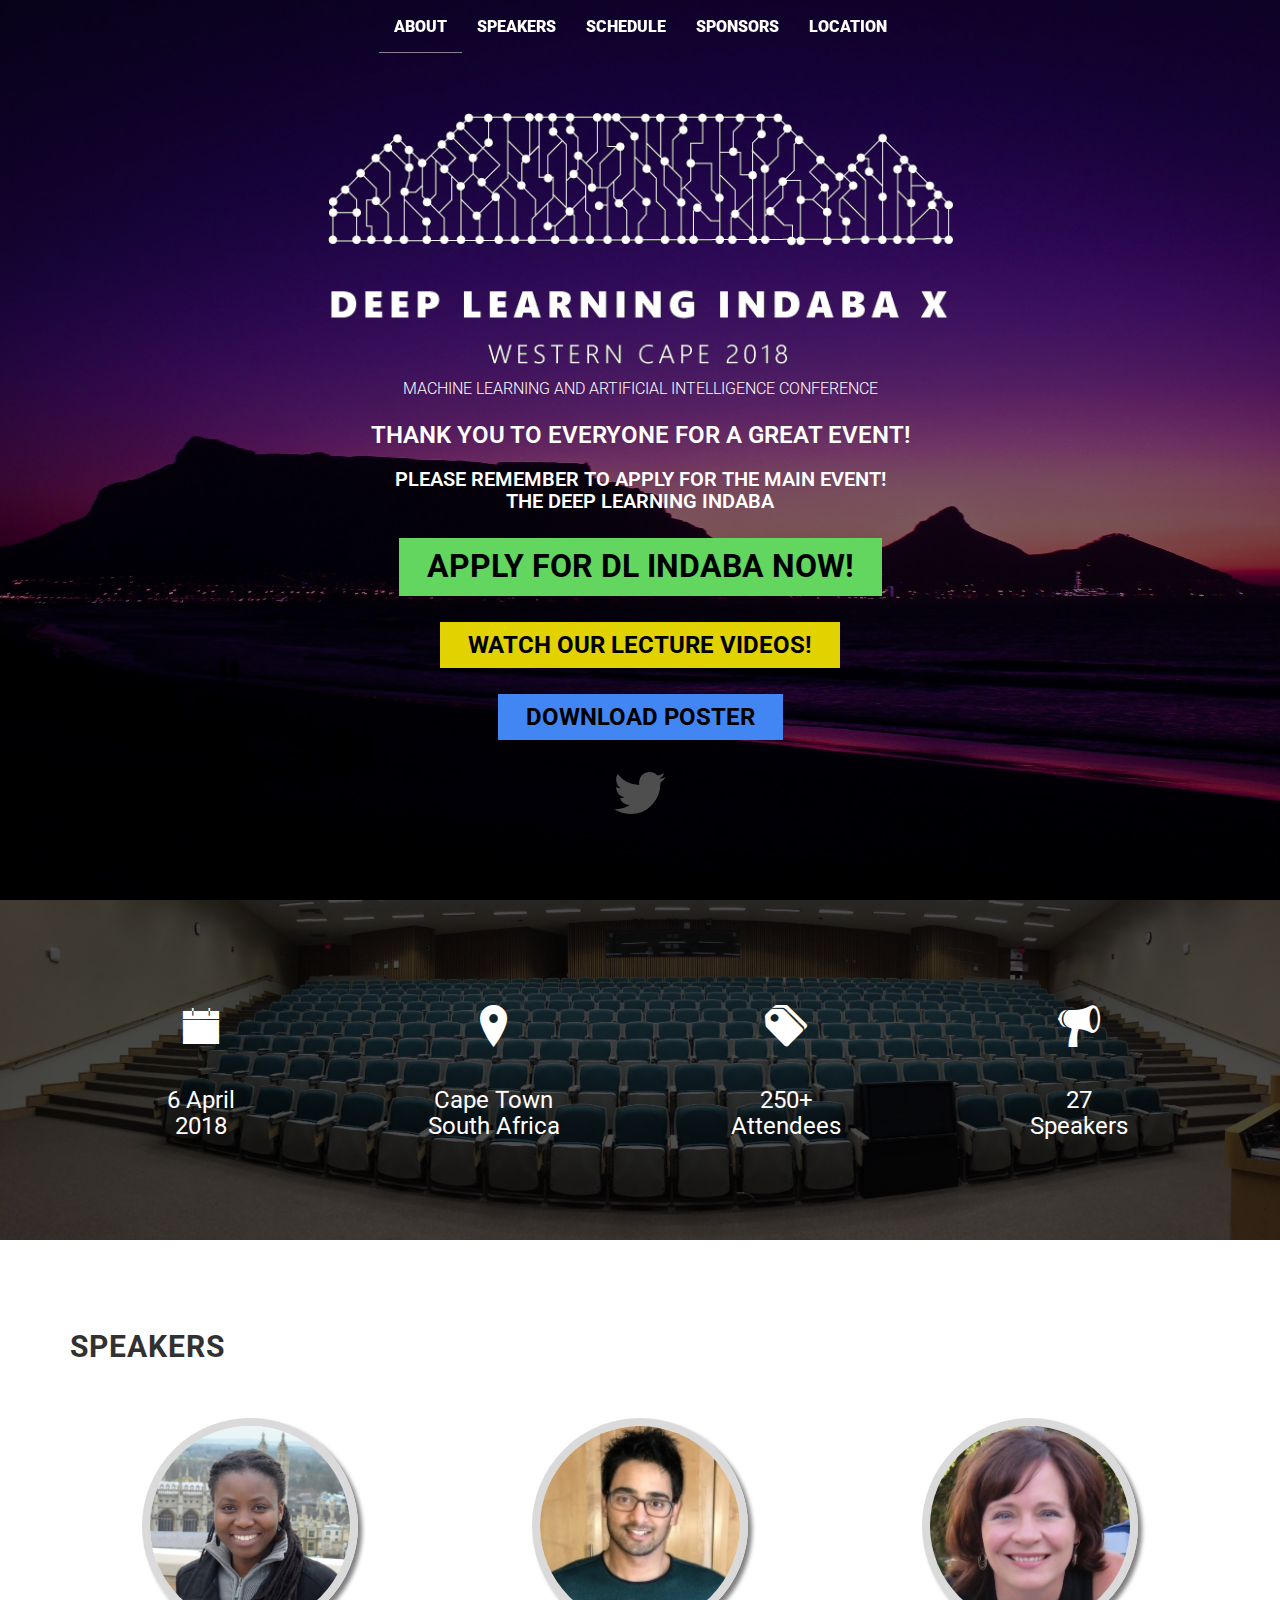
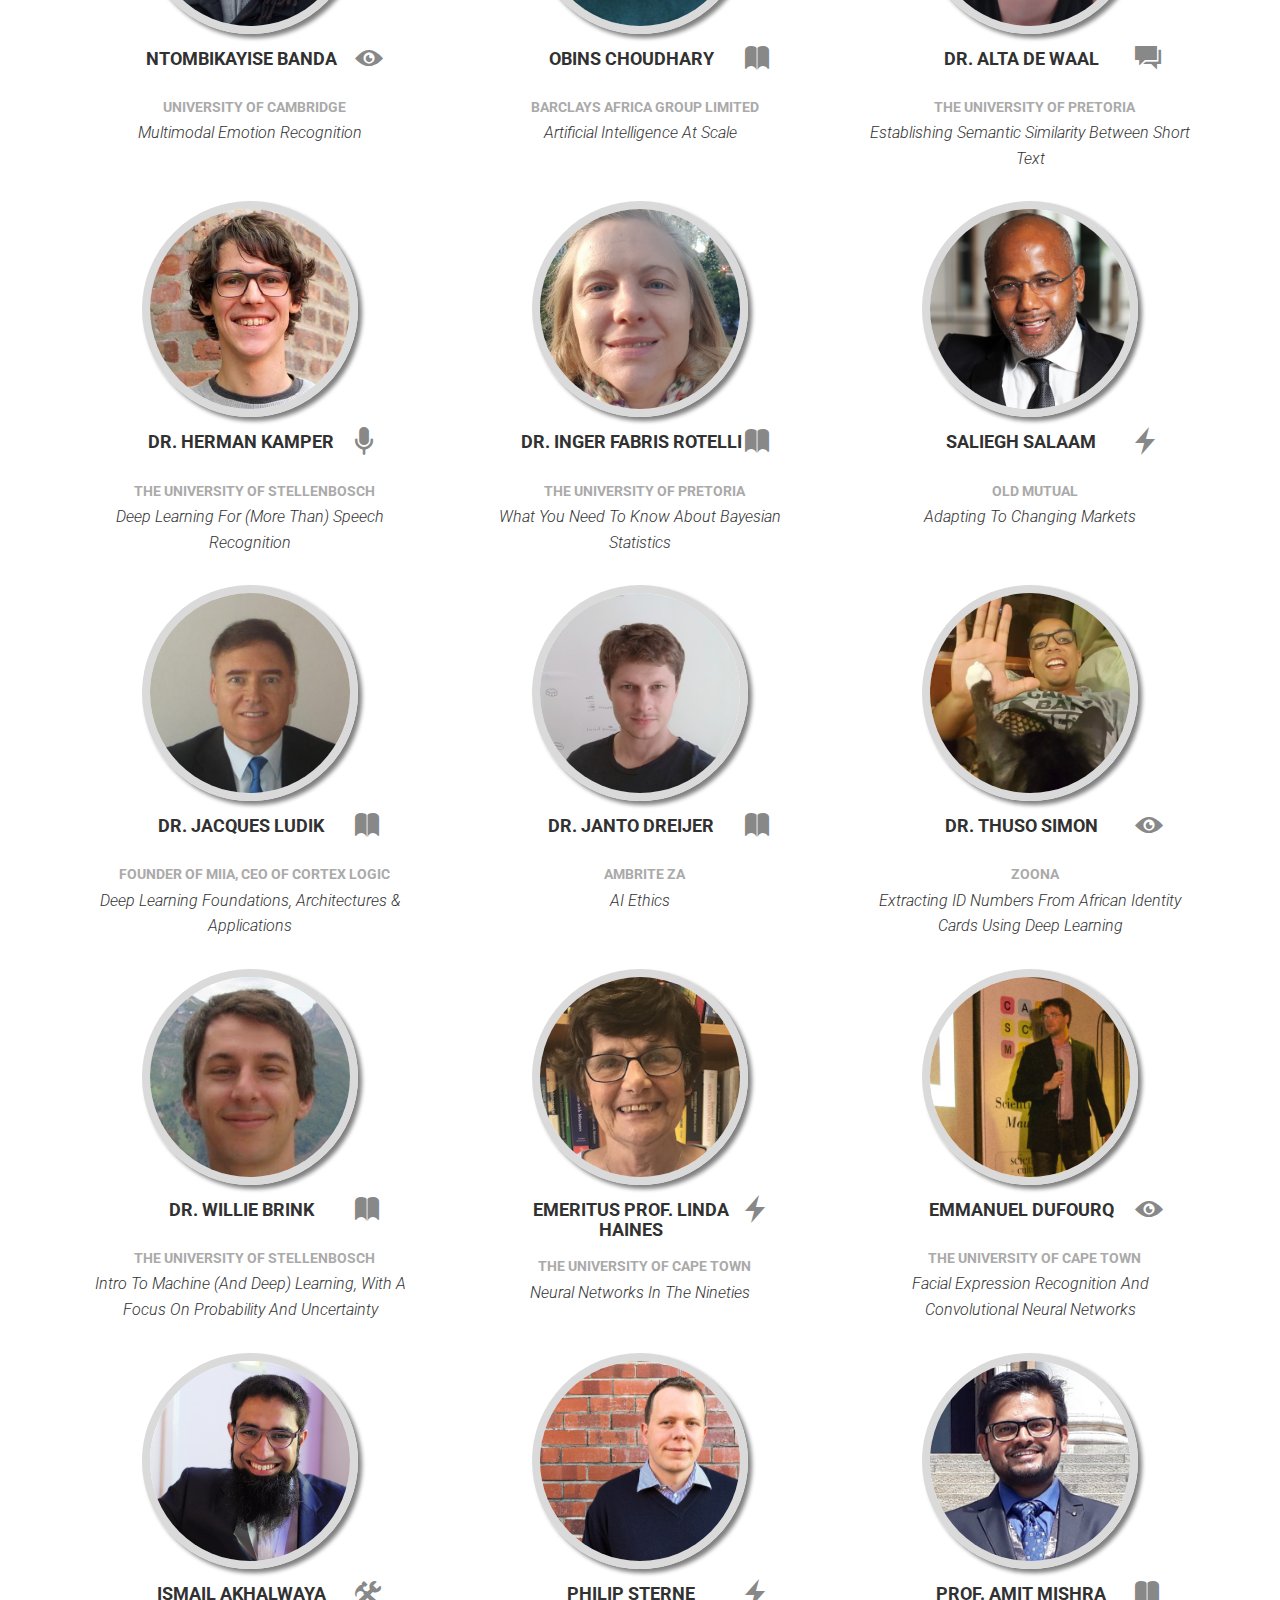
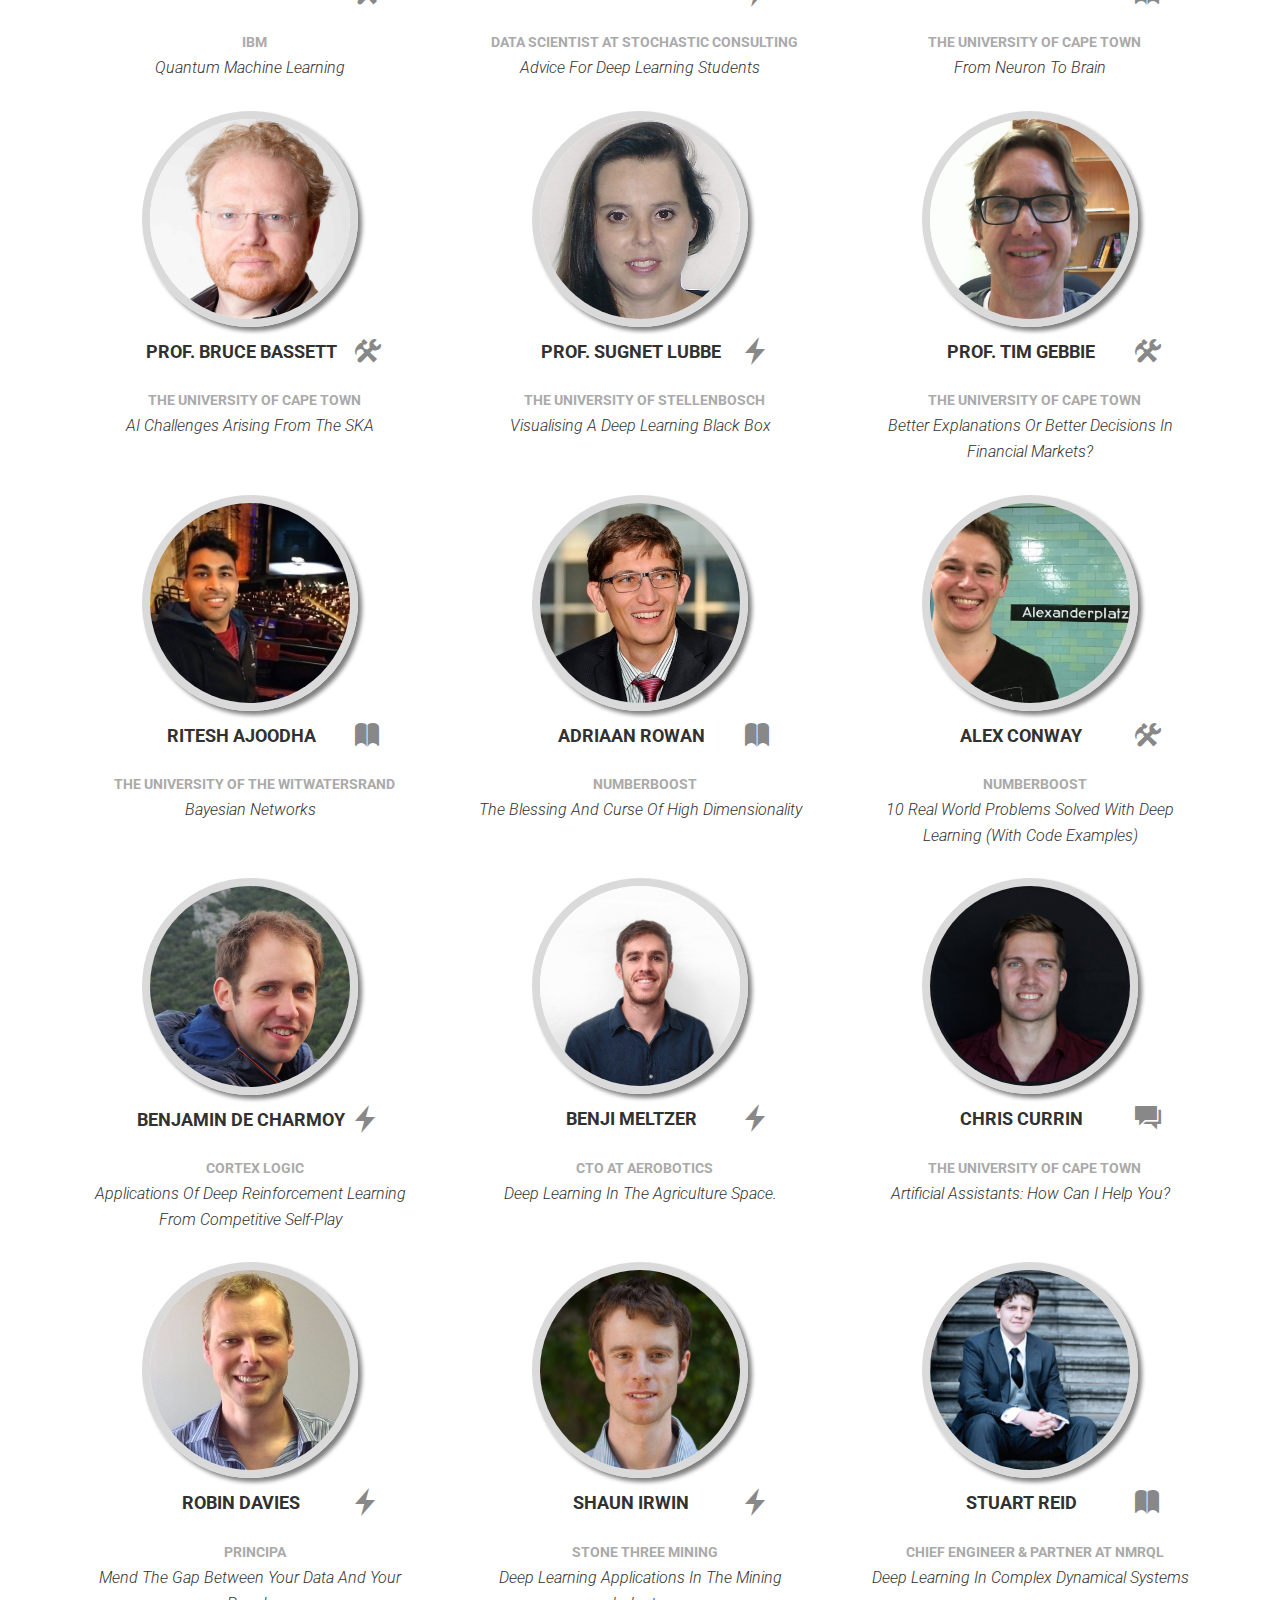
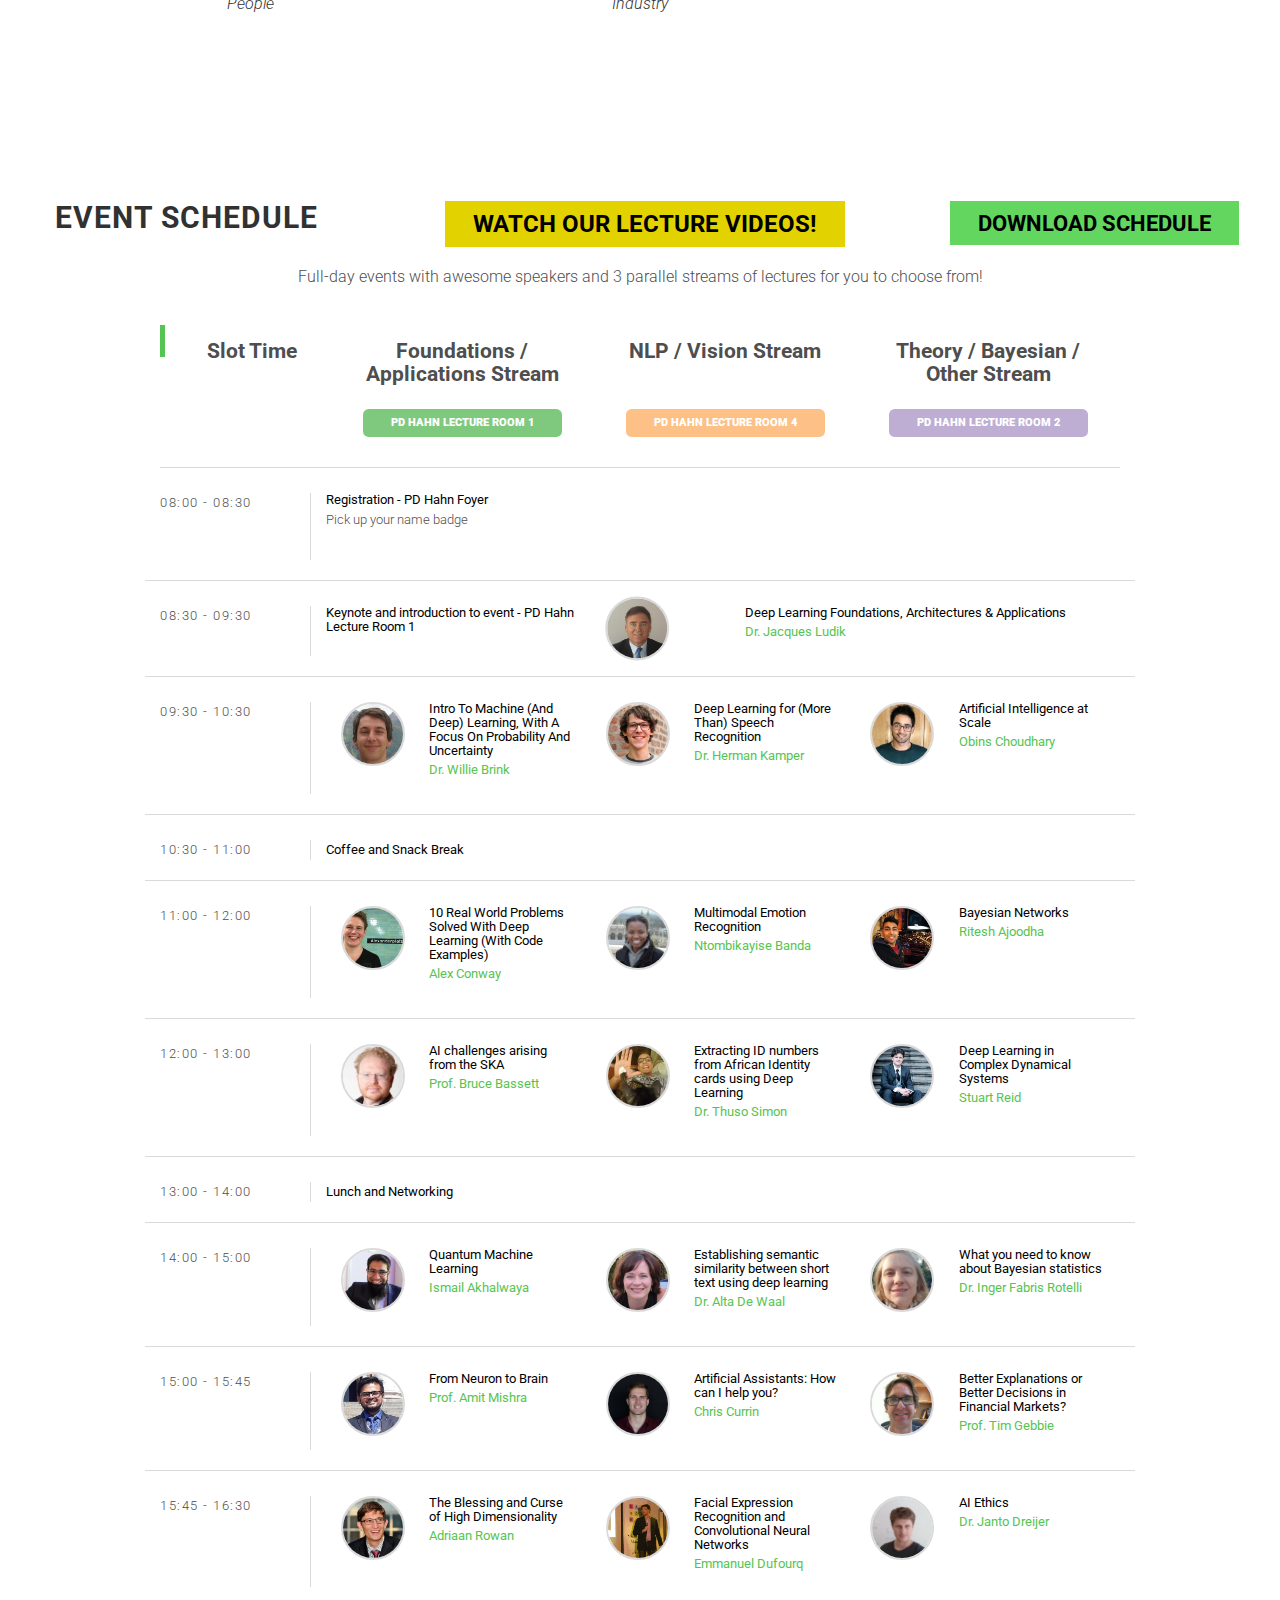
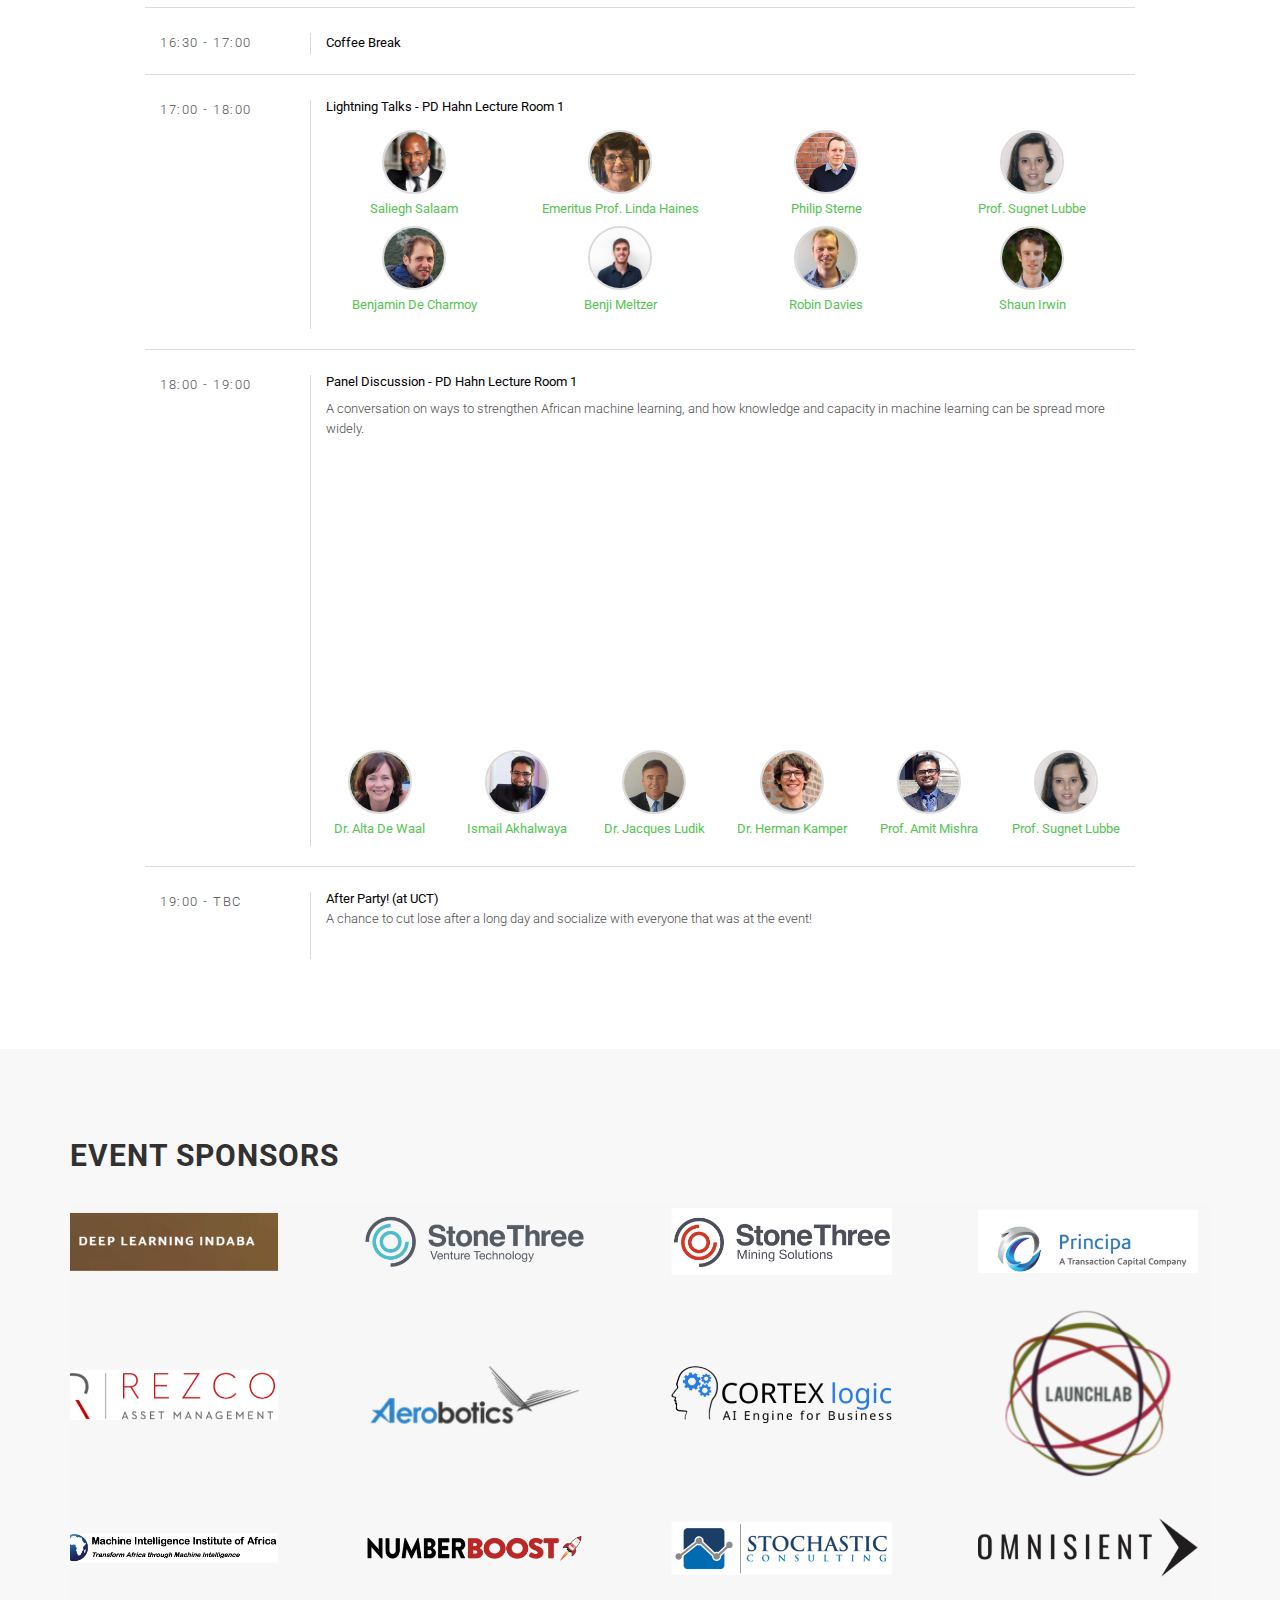
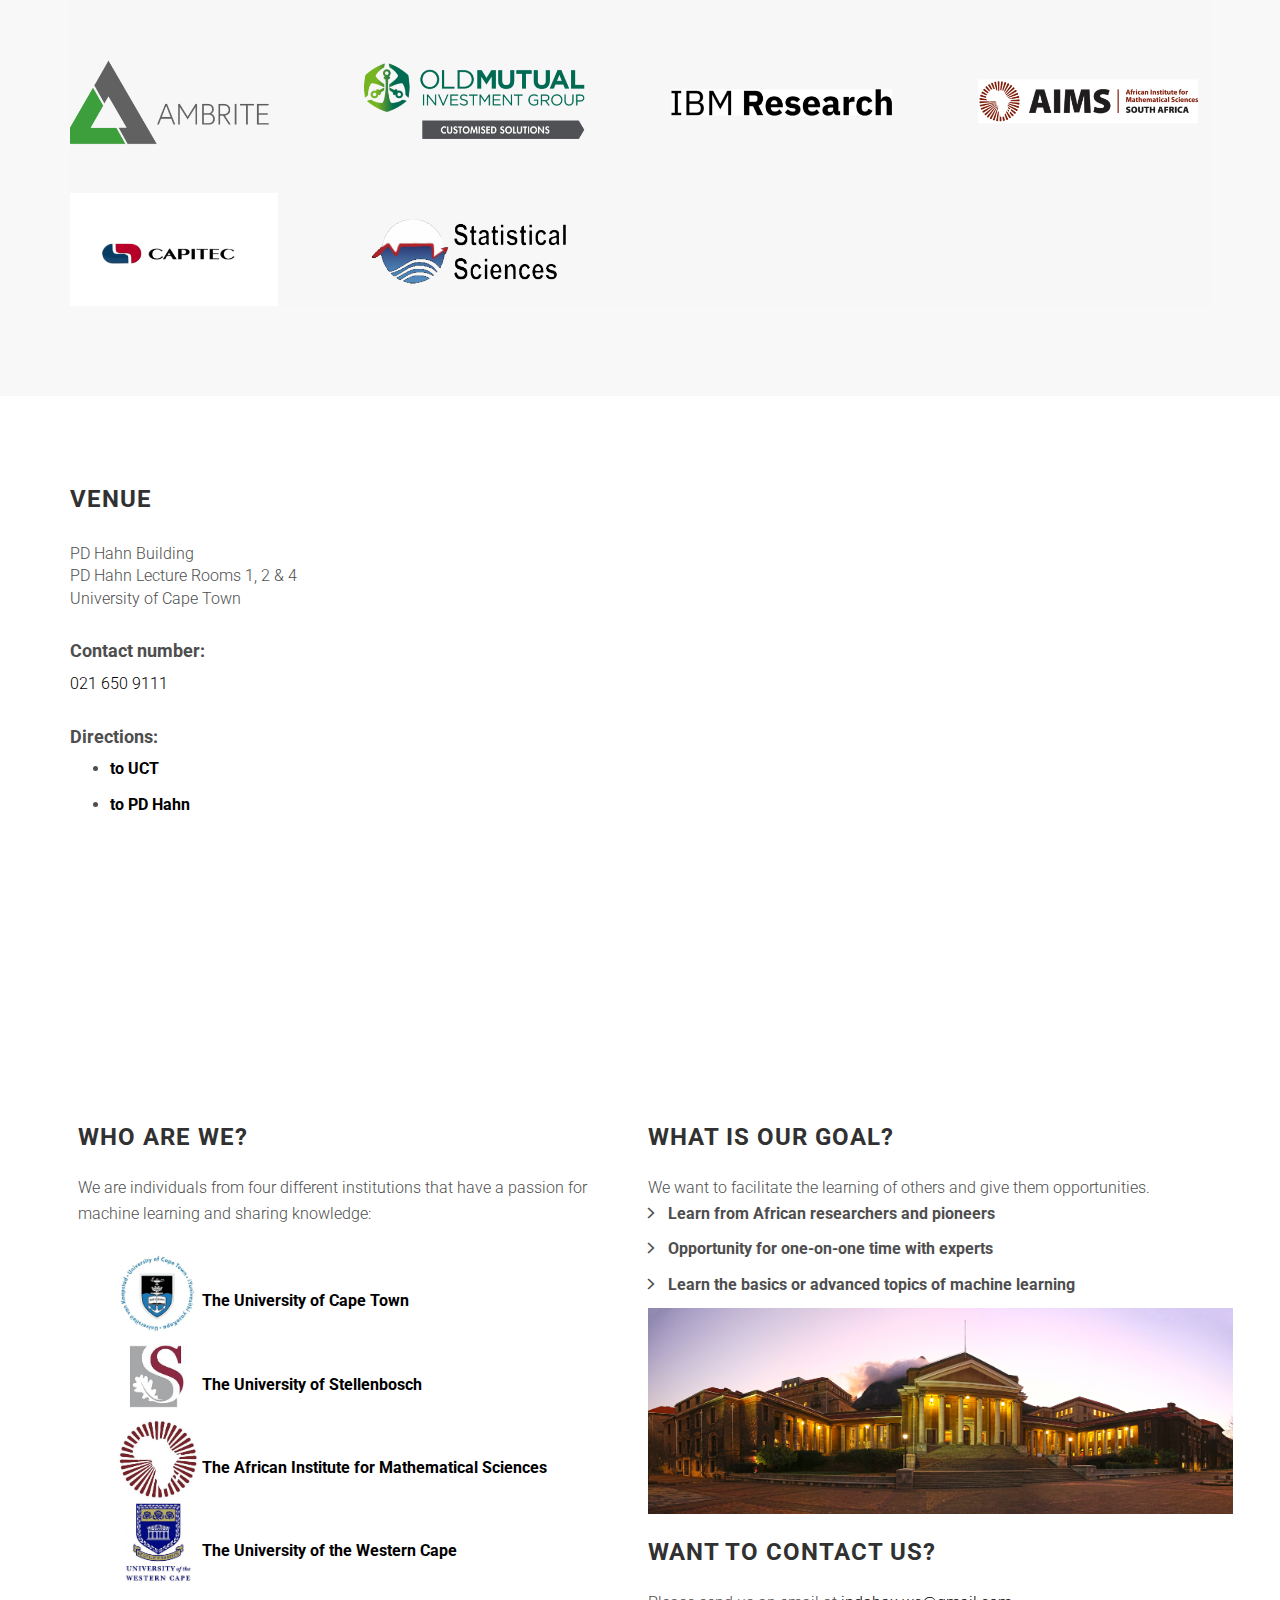
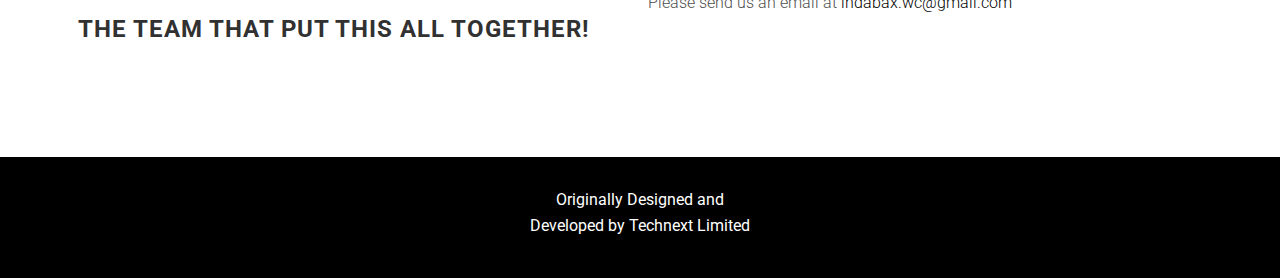
<file: index.html>
<!DOCTYPE html>
<html lang="en">
<head>
  <meta charset="utf-8">
  <meta http-equiv="X-UA-Compatible" content="IE=edge">
  <meta name="viewport" content="width=device-width, initial-scale=1">

  <title>IndabaX Western Cape</title>

  <!-- css -->
  <link rel="stylesheet" href="bower_components/bootstrap/dist/css/bootstrap.min.css">
  <link rel="stylesheet" href="bower_components/ionicons/css/ionicons.min.css">
  <link rel="stylesheet" href="https://cdn.jsdelivr.net/npm/animate.css@3.5.2/animate.min.css">
  <link rel="stylesheet" href="assets/css/main.css">
</head>
<body data-spy="scroll" data-target="#site-nav">
  <nav id="site-nav" class="navbar navbar-fixed-top navbar-custom">
    <div class="container">
      <div class="navbar-header">

        <!-- logo -->
        <!-- <div class="site-branding">
          <a class="logo" href="index.html">
            <img src="assets/images/tb-logo.png" alt="Logo">
          </a>
        </div> -->

        <button type="button" class="navbar-toggle collapsed" data-toggle="collapse" data-target="#navbar-items" aria-expanded="false">
          <span class="sr-only">Toggle navigation</span>
          <span class="icon-bar">
          </span>
          <span class="icon-bar">
          </span>
          <span class="icon-bar">
          </span>
        </button>

      </div>
      <!-- /.navbar-header -->

      <div class="collapse navbar-collapse" id="navbar-items">
        <ul class="nav navbar-nav">

          <!-- navigation menu -->
          <li class="active">
            <a data-scroll href="#about">About</a>
          </li>
          <li>
            <a data-scroll href="#speakers">Speakers</a>
          </li>
          <li>
            <a data-scroll href="#ts-schedule">Schedule</a>
          </li>
          <li>
            <a data-scroll href="#sponsors">Sponsors</a>
          </li>
          <li>
            <a data-scroll href="#location">Location</a>
          </li>

        </ul>
      </div>
    </div>
    <!-- /.container -->
  </nav>

  <header id="site-header" class="site-header valign-center">
    <div class="intro">

      <img src="assets/images/tb-logo.png" alt="Logo">

      <!-- <h1>Deep Learning IndabaX Western Cape</h1> -->
      <h4>Machine Learning and Artificial Intelligence Conference</h4>

      <h2>Thank you to everyone for a great event!</h2>
      <!-- <h4>
        Department of Statistical Sciences <br>
        University of Cape Town <br>
        6th April 2018, 08:00 - 21:00
      </h4> -->
      <h3>
        Please remember to apply for the main event!<br>
        The Deep Learning Indaba
      </h3>

      <a class="btn btn-white" id="apply" href="http://www.deeplearningindaba.com/apply.html" target="_blank">Apply for DL Indaba NOW!</a>
      <br>
      <br>
      <a class="btn btn-white" id="sponsor" href="https://www.youtube.com/playlist?list=PLfiHwEj32x9zGVGZUi5ndKWh_5hMbchlX" target="_blank">Watch our lecture videos!</a>
      <br>
      <br>
      <a class="btn btn-white" id="poster" href="./assets/images/poster.jpg" download>Download Poster</a>

      <div class="row">
        <ul class="social-block">
          <li>
            <a href="https://twitter.com/indabaxwc" target="_blank">
              <i class="ion-social-twitter">
          </i>
        </a>
        </li>
        </ul>
      </div>
    </div>
  </header>

  <section id="facts" class="section bg-image-1 facts text-center">
    <div class="container">
      <div class="row">
        <div class="col-sm-3">

          <i class="ion-ios-calendar">
          </i>
          <h3>6 April<br>2018</h3>

        </div>
        <div class="col-sm-3">

          <i class="ion-ios-location">
          </i>
          <h3>Cape Town<br>South Africa</h3>

        </div>
        <div class="col-sm-3">

          <i class="ion-pricetags">
          </i>
          <h3>250+<br>Attendees</h3>

        </div>
        <div class="col-sm-3">

          <i class="ion-speakerphone">
          </i>
          <h3>27<br>Speakers</h3>

        </div>
      </div>
      <!-- row -->
    </div>
    <!-- container -->
  </section>

  <section id="speakers" class="section speakers">
    <div class="container">
      <div class="row">
        <div class="col-md-12">

          <h2 class="section-title">Speakers</h2>

        </div>
      </div>

    </div>
  </section>

  <section id="ts-schedule" class="ts-schedule section schedule">
    <div class="container">
     <div class="row text-center">
      <div class="row">
        <div class="col-md-3 col-xs-12">
          <h2 class="section-title">Event Schedule</h2>
        </div>

        <div class="col-md-9 col-xs-12">
          <div class="col-md-8 col-xs-12">
            <a class="btn btn-white" id="sponsor" href="https://www.youtube.com/playlist?list=PLfiHwEj32x9zGVGZUi5ndKWh_5hMbchlX" target="_blank">Watch our lecture videos!</a>
          </div>
          <div class="col-md-4 col-xs-12">
            <a class="btn btn-white" id="schedule" href="./assets/IndabaX_schedule.pdf" target="_blank">Download Schedule</a>
          </div>
        </div>
      </div>
      <p class="section-sub-title">Full-day events with awesome speakers and 3 parallel streams of lectures for you to choose from!</p>

     </div>
     <!--/ Title row end -->

    <div class="row">
      <div class="col-md-12">

       <div class="schedule-tab">

      <div class="tab-content">
       <div class="tab-pane animated fadeInRight active" id="tab_zero">
        <div class="row schedule-date">
          <div class="col-md-2 col-xs-12">
            <h2>Slot Time</h2>
          </div>

          <div class="col-md-10 col-xs-12">
            <div class="row">
              <div class="col-md-4 col-xs-12">
                <h2>Foundations / Applications Stream</h2>
              </div>

              <div class="col-md-4 col-xs-12">
                <h2>NLP / Vision Stream</h2>
              </div>

              <div class="col-md-4 col-xs-12">
                <h2>Theory / Bayesian / Other Stream</h2>
              </div>
            </div>

            <div class="row lecture-rooms">
              <div class="col-md-4 col-xs-12">
                <button class="btn btn-primary Hahn-1">PD Hahn Lecture Room 1</button>
              </div>

              <div class="col-md-4 col-xs-12">
                <button class="btn btn-primary Hahn-4">PD Hahn Lecture Room 4</button>
              </div>

              <div class="col-md-4 col-xs-12">
                <button class="btn btn-primary Hahn-2">PD Hahn Lecture Room 2</button>
              </div>
            </div>
          </div>
        </div>

        <div class="row schedule-listing">
         <div class="col-md-2 col-xs-12">
            <span class="schedule-slot-time">08:00 - 08:30</span>
          </div>

          <div class="col-md-10 col-xs-12">
         <div class="schedule-slot-info">
          <div class="schedule-slot-info-content">
            <h3 class="schedule-slot-title">Registration - PD Hahn Foyer</h3>
            <!-- <button class="btn btn-primary">PD Hahn Foyer</button> -->
            <p class="schedule-slot-desc">Pick up your name badge</p>
           </div>
           <!--Info content end -->
         </div>
         <!-- Slot info end -->
       </div>
       </div>
       <!-- Slot listing 1 end -->

       <div class="row schedule-listing">
         <div class="col-md-2 col-xs-12">
            <span class="schedule-slot-time">08:30 - 09:30</span>
          </div>

          <div class="col-md-10 col-xs-12">
         <div class="schedule-slot-info">
            <div class="schedule-slot-info-content">
              <div class="col-md-4 col-xs-12">
                <h3 class="schedule-slot-title">Keynote and introduction to event - PD Hahn Lecture Room 1</h3>
                <!-- <button class="btn btn-primary">PD Hahn Lecture Room 1</button> -->
              </div>

              <div class="col-md-8 col-xs-12 keynote">
                <h3 class="schedule-slot-title">Deep Learning Foundations, Architectures &amp Applications</h3>
              </div>
            </div>
            <!--Info content end -->
          </div>
          <!-- Slot info end -->
       </div>
        </div>
        <!-- Slot listing 2 end -->

        <div class="row schedule-listing">
          <div class="col-md-2 col-xs-12">
            <span class="schedule-slot-time">09:30 - 10:30</span>
          </div>

          <div class="col-md-10 col-xs-12">
            <div class="col-md-4 col-xs-12">
              <div class="schedule-slot-info">
                <div class="schedule-slot-info-content">
                  <h3 class="schedule-slot-title">Intro To Machine (And Deep) Learning, With A Focus On Probability And Uncertainty</h3>
                </div>
                <!--Info content end -->
              </div>
              <!-- Slot info end -->
            </div>

            <div class="col-md-4 col-xs-12">
              <div class="schedule-slot-info">
                <div class="schedule-slot-info-content">
                  <h3 class="schedule-slot-title">Deep Learning for (More Than) Speech Recognition</h3>
                </div>
                <!--Info content end -->
              </div>
              <!-- Slot info end -->
            </div>

            <div class="col-md-4 col-xs-12">
              <div class="schedule-slot-info">
                <div class="schedule-slot-info-content">
                  <h3 class="schedule-slot-title">Artificial Intelligence at Scale</h3>
                </div>
                <!--Info content end -->
              </div>
              <!-- Slot info end -->
            </div>
          </div>
        </div>
        <!-- Slot listing 3 end -->


      <div class="row schedule-listing">
        <div class="col-md-2 col-xs-12">
            <span class="schedule-slot-time">10:30 - 11:00</span>
        </div>

        <div class="col-md-10 col-xs-12">
          <div class="schedule-slot-info">
            <div class="schedule-slot-info-content">
              <h3 class="schedule-slot-title">Coffee and Snack Break</h3>
            </div>
            <!--Info content end -->
          </div>
          <!-- Slot info end -->
       </div>
      </div>
      <!-- Slot listing 4 end -->

        <div class="row schedule-listing">
          <div class="col-md-2 col-xs-12">
            <span class="schedule-slot-time">11:00 - 12:00</span>
          </div>

          <div class="col-md-10 col-xs-12">
            <div class="col-md-4 col-xs-12">
              <div class="schedule-slot-info">
                <div class="schedule-slot-info-content">
                  <h3 class="schedule-slot-title">10 Real World Problems Solved With Deep Learning (With Code Examples)</h3>
                </div>
                <!--Info content end -->
              </div>
              <!-- Slot info end -->
            </div>

            <div class="col-md-4 col-xs-12">
              <div class="schedule-slot-info">
                <div class="schedule-slot-info-content">
                  <h3 class="schedule-slot-title">Multimodal Emotion Recognition</h3>
                </div>
                <!--Info content end -->
              </div>
              <!-- Slot info end -->
            </div>

            <div class="col-md-4 col-xs-12">
              <div class="schedule-slot-info">
                <div class="schedule-slot-info-content">
                  <h3 class="schedule-slot-title">Bayesian Networks</h3>
                </div>
                <!--Info content end -->
              </div>
              <!-- Slot info end -->
            </div>
          </div>
        </div>
        <!-- Slot listing 5 end -->

        <div class="row schedule-listing">
          <div class="col-md-2 col-xs-12">
            <span class="schedule-slot-time">12:00 - 13:00</span>
          </div>

          <div class="col-md-10 col-xs-12">
            <div class="col-md-4 col-xs-12">
              <div class="schedule-slot-info">
                <div class="schedule-slot-info-content">
                  <h3 class="schedule-slot-title">AI challenges arising from the SKA</h3>
                </div>
                <!--Info content end -->
              </div>
              <!-- Slot info end -->
            </div>

            <div class="col-md-4 col-xs-12">
              <div class="schedule-slot-info">
                <div class="schedule-slot-info-content">
                  <h3 class="schedule-slot-title">Extracting ID numbers from African Identity cards using Deep Learning</h3>
                </div>
                <!--Info content end -->
              </div>
              <!-- Slot info end -->
            </div>

            <div class="col-md-4 col-xs-12">
              <div class="schedule-slot-info">
                <div class="schedule-slot-info-content">
                  <h3 class="schedule-slot-title">Deep Learning in Complex Dynamical Systems</h3>
                </div>
                <!--Info content end -->
              </div>
              <!-- Slot info end -->
            </div>
            <!-- Slot listing 4 end -->
          </div>
        </div>
        <!-- Slot listing 6 end -->

        <div class="row schedule-listing">
          <div class="col-md-2 col-xs-12">
            <span class="schedule-slot-time">13:00 - 14:00</span>
          </div>

          <div class="col-md-10 col-xs-12">
            <div class="schedule-slot-info">
              <div class="schedule-slot-info-content">
                <h3 class="schedule-slot-title">Lunch and Networking</h3>
              </div>
              <!--Info content end -->
            </div>
            <!-- Slot info end -->
          </div>
        </div>
        <!-- Slot listing 7 end -->

        <div class="row schedule-listing">
          <div class="col-md-2 col-xs-12">
            <span class="schedule-slot-time">14:00 - 15:00</span>
          </div>

          <div class="col-md-10 col-xs-12">
            <div class="col-md-4 col-xs-12">
              <div class="schedule-slot-info">
                <div class="schedule-slot-info-content">
                  <h3 class="schedule-slot-title">Quantum Machine Learning</h3>
                </div>
                <!--Info content end -->
              </div>
              <!-- Slot info end -->
            </div>

            <div class="col-md-4 col-xs-12">
              <div class="schedule-slot-info">
                <div class="schedule-slot-info-content">
                  <h3 class="schedule-slot-title">Establishing semantic similarity between short text using deep learning</h3>
                </div>
                <!--Info content end -->
              </div>
              <!-- Slot info end -->
            </div>

            <div class="col-md-4 col-xs-12">
              <div class="schedule-slot-info">
                <div class="schedule-slot-info-content">
                  <h3 class="schedule-slot-title">What you need to know about Bayesian statistics</h3>
                </div>
                <!--Info content end -->
              </div>
              <!-- Slot info end -->
            </div>
            <!-- Slot listing 4 end -->
          </div>
        </div>
        <!-- Slot listing 8 end -->

        <div class="row schedule-listing">
          <div class="col-md-2 col-xs-12">
            <span class="schedule-slot-time">15:00 - 15:45</span>
          </div>

          <div class="col-md-10 col-xs-12">
            <div class="col-md-4 col-xs-12">
              <div class="schedule-slot-info">
                <div class="schedule-slot-info-content">
                  <h3 class="schedule-slot-title">From Neuron to Brain</h3>
                </div>
                <!--Info content end -->
              </div>
              <!-- Slot info end -->
            </div>

            <div class="col-md-4 col-xs-12">
              <div class="schedule-slot-info">
                <div class="schedule-slot-info-content">
                  <h3 class="schedule-slot-title">Artificial Assistants: How can I help you?</h3>
                </div>
                <!--Info content end -->
              </div>
              <!-- Slot info end -->
            </div>

            <div class="col-md-4 col-xs-12">
              <div class="schedule-slot-info">
                <div class="schedule-slot-info-content">
                  <h3 class="schedule-slot-title">Better Explanations or Better Decisions in Financial Markets?</h3>
                </div>
                <!--Info content end -->
              </div>
              <!-- Slot info end -->
            </div>
            <!-- Slot listing 4 end -->
          </div>
        </div>
        <!-- Slot listing 9 end -->

        <div class="row schedule-listing">
          <div class="col-md-2 col-xs-12">
            <span class="schedule-slot-time">15:45 - 16:30</span>
          </div>

          <div class="col-md-10 col-xs-12">
            <div class="col-md-4 col-xs-12">
              <div class="schedule-slot-info">
                <div class="schedule-slot-info-content">
                  <h3 class="schedule-slot-title">The Blessing and Curse of High Dimensionality</h3>
                </div>
                <!--Info content end -->
              </div>
              <!-- Slot info end -->
            </div>

            <div class="col-md-4 col-xs-12">
              <div class="schedule-slot-info">
                <div class="schedule-slot-info-content">
                  <h3 class="schedule-slot-title">Facial Expression Recognition and Convolutional Neural Networks</h3>
                </div>
                <!--Info content end -->
              </div>
              <!-- Slot info end -->
            </div>

            <div class="col-md-4 col-xs-12">
              <div class="schedule-slot-info">
                <div class="schedule-slot-info-content">
                  <h3 class="schedule-slot-title">AI Ethics</h3>
                </div>
                <!--Info content end -->
              </div>
              <!-- Slot info end -->
            </div>
            <!-- Slot listing 4 end -->
          </div>
        </div>
        <!-- Slot listing 10 end -->

        <div class="row schedule-listing">
          <div class="col-md-2 col-xs-12">
            <span class="schedule-slot-time">16:30 - 17:00</span>
          </div>

          <div class="col-md-10 col-xs-12">
            <div class="schedule-slot-info">
              <div class="schedule-slot-info-content">
                <h3 class="schedule-slot-title">Coffee Break</h3>
              </div>
              <!--Info content end -->
            </div>
            <!-- Slot info end -->
          </div>
          <!-- Slot listing 12 end -->


        </div>
        <!-- Slot listing 11 end -->

        <div class="row schedule-listing">
          <div class="col-md-2 col-xs-12">
            <span class="schedule-slot-time">17:00 - 18:00</span>
          </div>

          <div class="col-md-10 col-xs-12">
            <div class="schedule-slot-info here">
              <div class="schedule-slot-info-content">
                <div class="row">
                  <div class="col-xs-12">
                    <h3 class="schedule-slot-title">Lightning Talks - PD Hahn Lecture Room 1</h3>
                    <!-- <button class="btn btn-primary">PD Hahn Lecture Room 1</button> -->
                    <h4 class="">
                    </h4>
                  </div>
                </div>
                <!-- <h4 class="schedule-slot-speaker-name">
                </h4> -->
                <!-- <p class="schedule-slot-desc">Quick discussions about interesting applications of Deep Learning.</p> -->
                <div class="row lightning-speakers">

                </div>
              </div>
              <!--Info content end -->
            </div>
            <!-- Slot info end -->
          </div>
        </div>

        <div class="row schedule-listing">
          <div class="col-md-2 col-xs-12">
            <span class="schedule-slot-time">18:00 - 19:00</span>
          </div>

          <div class="col-md-10 col-xs-12">
          <div class="schedule-slot-info">
            <div class="schedule-slot-info-content">
              <h3 class="schedule-slot-title">Panel Discussion - PD Hahn Lecture Room 1</h3>
              <!-- <button class="btn btn-primary">PD Hahn Lecture Room 1</button> -->
              <h4 class=""></h4>
              <p class="schedule-slot-desc">
                A conversation on ways to strengthen African machine learning, and how knowledge and capacity in machine learning can be spread more widely.
              </p>
              <div class="row" style="text-align: center;">
                <iframe align="center" width="60%" height="250" src="https://www.youtube.com/embed/OulAiqDL0wU" frameborder="0" allow="autoplay; encrypted-media" allowfullscreen></iframe>
              </div>

              <p></p>

              <div class="row panel-speakers">

              </div>
            </div>
            <!--Info content end -->
          </div>
          <!-- Slot info end -->
       </div>
        </div>
        <!-- Slot listing 13 end -->

        <div class="row schedule-listing listing-last">
         <div class="col-md-2 col-xs-12">
            <span class="schedule-slot-time">19:00 - TBC</span>
          </div>

          <div class="col-md-10 col-xs-12">
         <div class="schedule-slot-info">
          <div class="schedule-slot-info-content">
            <h3 class="schedule-slot-title">After Party! (at UCT)</h3>
            <p class="schedule-slot-desc">A chance to cut lose after a long day and socialize with everyone that was at the event!</p>
          </div>
          <!--Info content end -->
        </div>
        <!-- Slot info end -->
      </div>
      <!-- Slot listing 14 end -->

       </div>
      </div>
      <!-- Tab pane 0 end -->

          </div>
          <!-- tab content -->
        </div>
        <!-- Schedule tab end -->

      </div>
      <!-- Col end -->
    </div>
    <!-- Content row end -->

  </div>
  <!--/ Container end -->
</section>

<section id="sponsors" class="section sponsors">
  <div class="container">
    <div class="row">
      <div class="col-md-12">
        <h2 class="section-title">Event Sponsors</h2>
      </div>
    </div>
    <div class="logos">
      <!-- <div class="row">
        <div class="col-sm-3">
          <a href="http://www.deeplearningindaba.com" target="_blank" class="sponsors-box">
            <img src="./assets/images/sponsors/deeplearningindaba_com.PNG" class="sponsor-logo">
          </a>
        </div>
        <div class="col-sm-3">
          <a href="http://www.stonethree.com" target="_blank" class="sponsors-box">
            <img src="./assets/images/sponsors/stonethree_com.png" class="sponsor-logo">
          </a>
        </div>
        <div class="col-sm-3">
          <a href="http://www.stonethreemining.com" target="_blank" class="sponsors-box">
            <img src="./assets/images/sponsors/stonethreemining_com.jpg" class="sponsor-logo">
          </a>
        </div>
          <div class="col-sm-3">
            <a href="http://www.principa.co.za" target="_blank" class="sponsors-box">
              <img src="./assets/images/sponsors/principa_co_za.png" class="sponsor-logo">
            </a>
          </div>
        </div>
        <div class="row">
          <div class="col-sm-3">
            <a href="http://www.rezco.co.za" target="_blank" class="sponsors-box">
              <img src="./assets/images/sponsors/rezco_co_za.png" class="sponsor-logo">
            </a>
          </div>
          <div class="col-sm-3">
            <a href="http://www.aerobotics.co" target="_blank" class="sponsors-box">
              <img src="./assets/images/sponsors/aerobotics_co.png" class="sponsor-logo">
            </a>
          </div>
          <div class="col-sm-3">
            <a href="http://www.cortexlogic.com" target="_blank" class="sponsors-box">
              <img src="./assets/images/sponsors/cortexlogic_com.png" class="sponsor-logo">
            </a>
          </div>
          <div class="col-sm-3">
            <a href="http://www.launchlab.co.za" target="_blank" class="sponsors-box">
              <img src="./assets/images/sponsors/launchlab_co_za.png" class="sponsor-logo">
            </a>
          </div>
        </div>
        <div class="row">
          <div class="col-sm-3">
            <a href="http://www.machineintelligenceafrica.org" target="_blank" class="sponsors-box">
              <img src="./assets/images/sponsors/machineintelligenceafrica_org.png" class="sponsor-logo">
            </a>
          </div>
          <div class="col-sm-3">
            <a href="http://www.numberboost.com" target="_blank" class="sponsors-box">
              <img src="./assets/images/sponsors/numberboost_com.png" class="sponsor-logo">
            </a>
          </div>
          <div class="col-sm-3">
            <a href="http://www.stochastic-consulting.com" target="_blank" class="sponsors-box">
              <img src="./assets/images/sponsors/stochastic-consulting_com.png" class="sponsor-logo">
            </a>
          </div>
          <div class="col-sm-3">
            <a href="http://www.omnisient.com" target="_blank" class="sponsors-box">
              <img src="./assets/images/sponsors/omnisient_com.png" class="sponsor-logo">
            </a>
          </div>
        </div>
        <div class="row">
          <div class="col-sm-3">
            <a href="http://www.ambrite.ch" target="_blank" class="sponsors-box">
              <img src="./assets/images/sponsors/ambrite_ch.png" class="sponsor-logo">
            </a>
          </div>
          <div class="col-sm-3">
            <a href="https://www.oldmutual.co.za/" target="_blank" class="sponsors-box">
              <img src="./assets/images/sponsors/oldmutual_co_za.png" class="sponsor-logo">
            </a>
          </div>
          <div class="col-sm-3">
            <a href="https://www.ibm.com/za-en/" target="_blank" class="sponsors-box">
              <img src="./assets/images/sponsors/IBM_Research_logotype_pos_RGB.jpg" class="sponsor-logo">
            </a>
          </div>
          <div class="col-sm-3">
            <a href="https://aims.ac.za" target="_blank" class="sponsors-box">
              <img src="./assets/images/sponsors/AIMS SOUTH AFRICA logo.jpg" class="sponsor-logo">
            </a>
          </div>
       </div>
        <div class="row">
          <div class="col-sm-3">
            <a href="http://www.capitec.com" target="_blank" class="sponsors-box">
              <img src="./assets/images/sponsors/Capitec.png" class="sponsor-logo">
            </a>
          </div>
          <div class="col-sm-3">
            <a href="https://www.stats.uct.ac.za/" target="_blank" class="sponsors-box">
              <img src="./assets/images/sponsors/stats.png" class="sponsor-logo">
            </a>
          </div>
        </div> -->
    </div>
  </section>

  <section id="location" class="section location">
    <div class="container">
      <div class="row">
        <div class="col-sm-3">
          <h3 class="section-title">Venue</h3>
          <address>
            <p>
              PD Hahn Building<br>
              PD Hahn Lecture Rooms 1, 2 &amp 4<br>
              University of Cape Town
            </p>
          </address>
          <h4>Contact number:</h4>
          <p>
            <a href="tel:021 650 9111"> 021 650 9111 </a>
          </p>

          <h4>Directions:</h4>
          <ul>
            <li>
              <a href="http://www.uct.ac.za/main/contacts/directions" target="_blank"> to UCT </a>
            </li>
            <li>
              <a href="./assets/images/uctuppercampus.png" target="_blank"> to PD Hahn </a>
            </li>
          </ul>
        </div>
        <div class="col-sm-9">
          <iframe src="https://www.google.com/maps/embed?pb=!1m18!1m12!1m3!1d3309.3921086115597!2d18.458524865075926!3d-33.95675988063197!2m3!1f0!2f0!3f0!3m2!1i1024!2i768!4f13.1!3m3!1m2!1s0x1dcc5d3cfeb02bc5%3A0x90449ba79f535123!2sPD+Hahn+Building!5e0!3m2!1sen!2sza!4v1521720831873" width="100%" height="450" frameborder="0" style="border:0" allowfullscreen>
          </iframe>
        </div>
      </div>
    </div>
  </section>

  <section id="about" class="section about">
    <div class="container">
        <div class="row">
          <div class="col-sm-6">

            <h3 class="section-title multiple-title">Who Are We?</h3>
            <p>
              We are individuals from four different institutions that have a passion for machine learning and sharing knowledge:
            </p>

              <ul class="institutions">
                <li class="UCT"> <a href="http://www.uct.ac.za" target="_blank">The University of Cape Town</a> </li>
                <li class="US"> <a href="https://www.sun.ac.za" target="_blank">The University of Stellenbosch</a> </li>
                <li class="AIMS"> <a href="https://aims.ac.za" target="_blank">The African Institute for Mathematical Sciences</a> </li>
                <li class="UWC"> <a href="https://www.uwc.ac.za" target="_blank">The University of the Western Cape</a> </li>
              <ul>

          </div>
          <!-- /.col-sm-6 -->

          <div class="col-sm-6">

            <div class="row">
              <h3 class="section-title multiple-title">What is Our Goal?</h3>

              <p>
                We want to facilitate the learning of others and give them opportunities.
              </p>

              <ul class="list-arrow-right">
                <li>Learn from African researchers and pioneers</li>
                <li>Opportunity for one-on-one time with experts</li>
                <li>Learn the basics or advanced topics of machine learning</li>
              </ul>
            </div>

            <div class="row">
              <figure>
                <img alt="" class="img-responsive" src="assets/images/about-us.jpg">
              </figure>
            </div>

            <div class="row">
              <h3 class="section-title multiple-title">Want to Contact Us?</h3>
              <p>
                Please send us an email at
                <a href="mailto:indabax.wc@gmail.com">
                  indabax.wc@gmail.com
                </a>
              </p>
            </div>

          </div>
          <!-- /.col-sm-6 -->
        </div>
        <!-- /.row -->

        <div class="row">
          <div class="col-xs-12">
            <h3 class="section-title multiple-title">The Team That Put This All Together!</h3>
          </div>
        </div>

        <!-- <div class="organizers">

        </div> -->
    </div>
    <!-- /.container -->
  </section>

  <footer class="site-footer">
    <div class="container">
      <div class="row">
        <div class="col-md-12">
          <p class="site-info">Originally Designed and <br> Developed by <a href="http://technextit.com">Technext Limited</a>
          </p>
        </div>
      </div>
    </div>
  </footer>

  <!-- script -->
  <script src="bower_components/jquery/dist/jquery.min.js">
  </script>
  <script src="bower_components/bootstrap/dist/js/bootstrap.min.js">
  </script>
  <script src="bower_components/smooth-scroll/dist/js/smooth-scroll.min.js">
  </script>
  <script src="assets/js/main.js">
  </script>

</body>
</html>
</file>
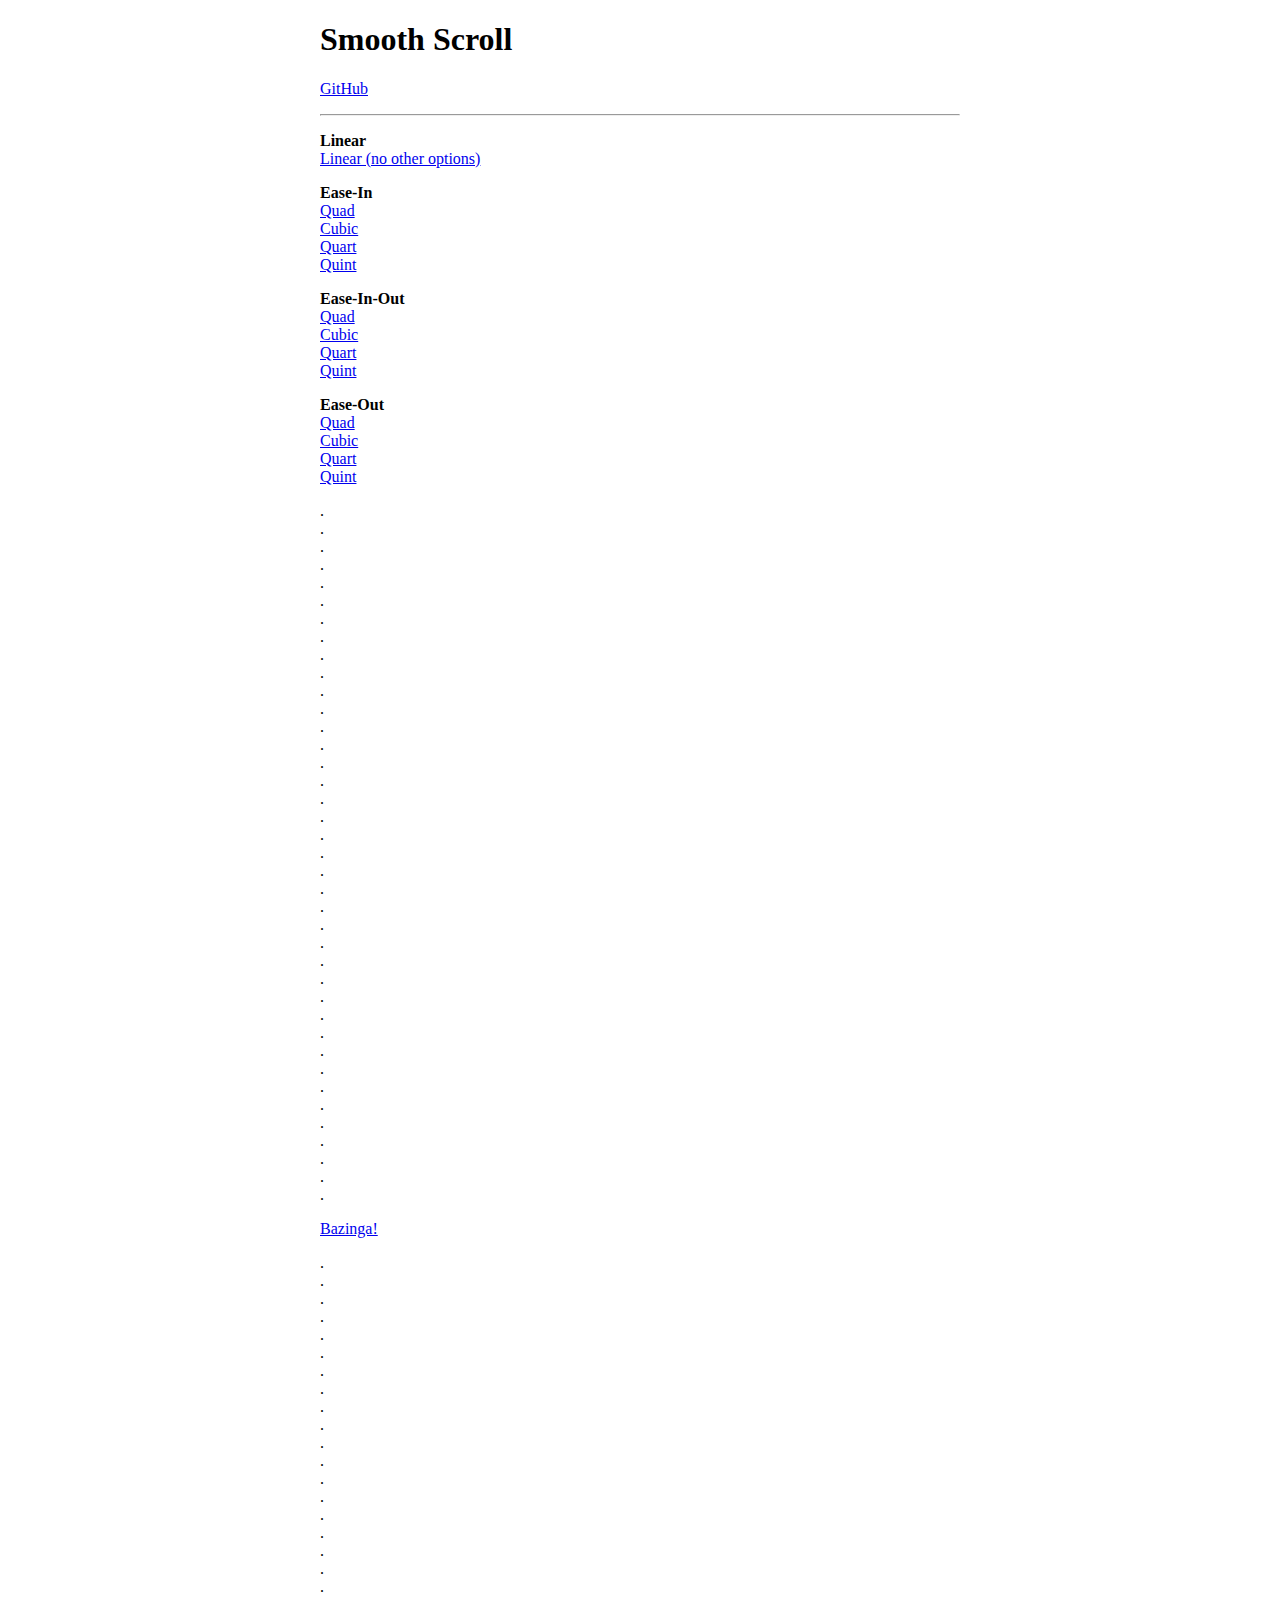
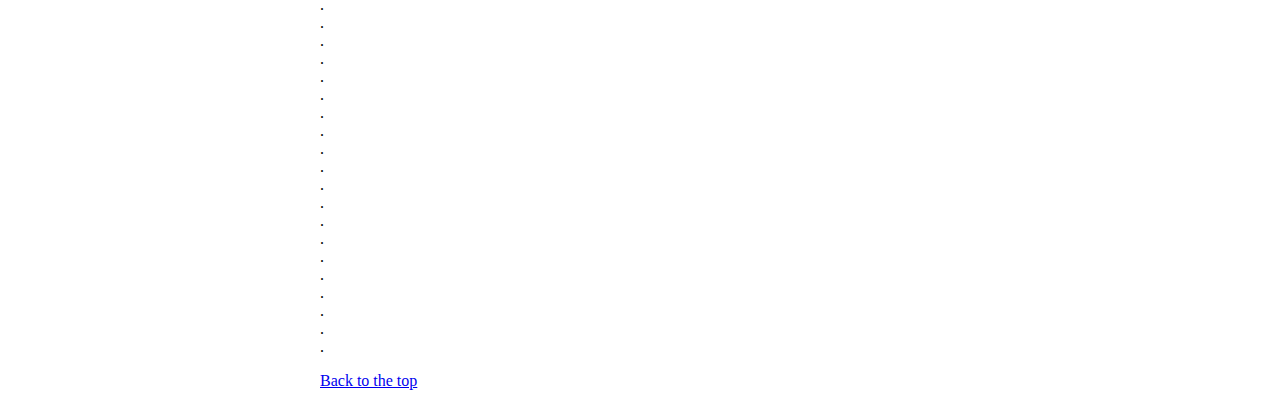
<file: bower_components/smooth-scroll/docs/index.html>
<!DOCTYPE html>
<html lang="en">

	<head>
		<meta charset="utf-8">
		<title>Smooth Scroll</title>
		<meta name="viewport" content="width=device-width, initial-scale=1.0">

		<!-- stylesheets -->
		<link rel="stylesheet" href="assets/css/custom.css" type="text/css">
	</head>

	<body>

		<main class="container" id="top">

			<nav>
				<h1>Smooth Scroll</h1>
				<p><a href="https://github.com/cferdinandi/smooth-scroll">GitHub</a></p>
				<hr>
			</nav>

			<section>
	<p>
		<strong>Linear</strong><br>
		<a data-scroll data-options='{ "easing": "linear" }' href="#bazinga">Linear (no other options)</a><br>
	</p>

	<p>
		<strong>Ease-In</strong><br>
		<a data-scroll data-options='{ "easing": "easeInQuad" }' href="#bazinga">Quad</a><br>
		<a data-scroll data-options='{ "easing": "easeInCubic" }' href="#bazinga">Cubic</a><br>
		<a data-scroll data-options='{ "easing": "easeInQuart" }' href="#bazinga">Quart</a><br>
		<a data-scroll data-options='{ "easing": "easeInQuint" }' href="#bazinga">Quint</a>
	</p>

	<p>
		<strong>Ease-In-Out</strong><br>
		<a data-scroll data-options='{ "easing": "easeInOutQuad" }' href="#bazinga">Quad</a><br>
		<a data-scroll data-options='{ "easing": "easeInOutCubic" }' href="#bazinga">Cubic</a><br>
		<a data-scroll data-options='{ "easing": "easeInOutQuart" }' href="#bazinga">Quart</a><br>
		<a data-scroll data-options='{ "easing": "easeInOutQuint" }' href="#bazinga">Quint</a>
	</p>

	<p>
		<strong>Ease-Out</strong><br>
		<a data-scroll data-options='{ "easing": "easeOutQuad" }' href="#bazinga">Quad</a><br>
		<a data-scroll data-options='{ "easing": "easeOutCubic" }' href="#bazinga">Cubic</a><br>
		<a data-scroll data-options='{ "easing": "easeOutQuart" }' href="#bazinga">Quart</a><br>
		<a data-scroll data-options='{ "easing": "easeOutQuint" }' href="#bazinga">Quint</a>
	</p>

	<p>
		.<br>.<br>.<br>.<br>.<br>.<br>.<br>.<br>.<br>.<br>.<br>.<br>.<br>
		.<br>.<br>.<br>.<br>.<br>.<br>.<br>.<br>.<br>.<br>.<br>.<br>.<br>
		.<br>.<br>.<br>.<br>.<br>.<br>.<br>.<br>.<br>.<br>.<br>.<br>.
	</p>

	<p id="bazinga"><a data-scroll href="#1@#%^-bottom">Bazinga!</a></p>

	<p>
		.<br>.<br>.<br>.<br>.<br>.<br>.<br>.<br>.<br>.<br>.<br>.<br>.<br>
		.<br>.<br>.<br>.<br>.<br>.<br>.<br>.<br>.<br>.<br>.<br>.<br>.<br>
		.<br>.<br>.<br>.<br>.<br>.<br>.<br>.<br>.<br>.<br>.<br>.<br>.
	</p>

	<p id="1@#%^-bottom"><a data-scroll data-options='{ "easing": "easeOutCubic" }' href="#">Back to the top</a></p>
			</section>
		</main>

		<!-- Javascript -->
		<script src='dist/js/buoy.js'></script>
		<script src='dist/js/smooth-scroll.js'></script>
		<script>
			smoothScroll.init({
				speed: 1000,
				easing: 'easeInOutCubic',
				offset: 0,
				updateURL: true,
				callback: function ( toggle, anchor ) {}
			});
		</script>


	</body>
</html>
</file>
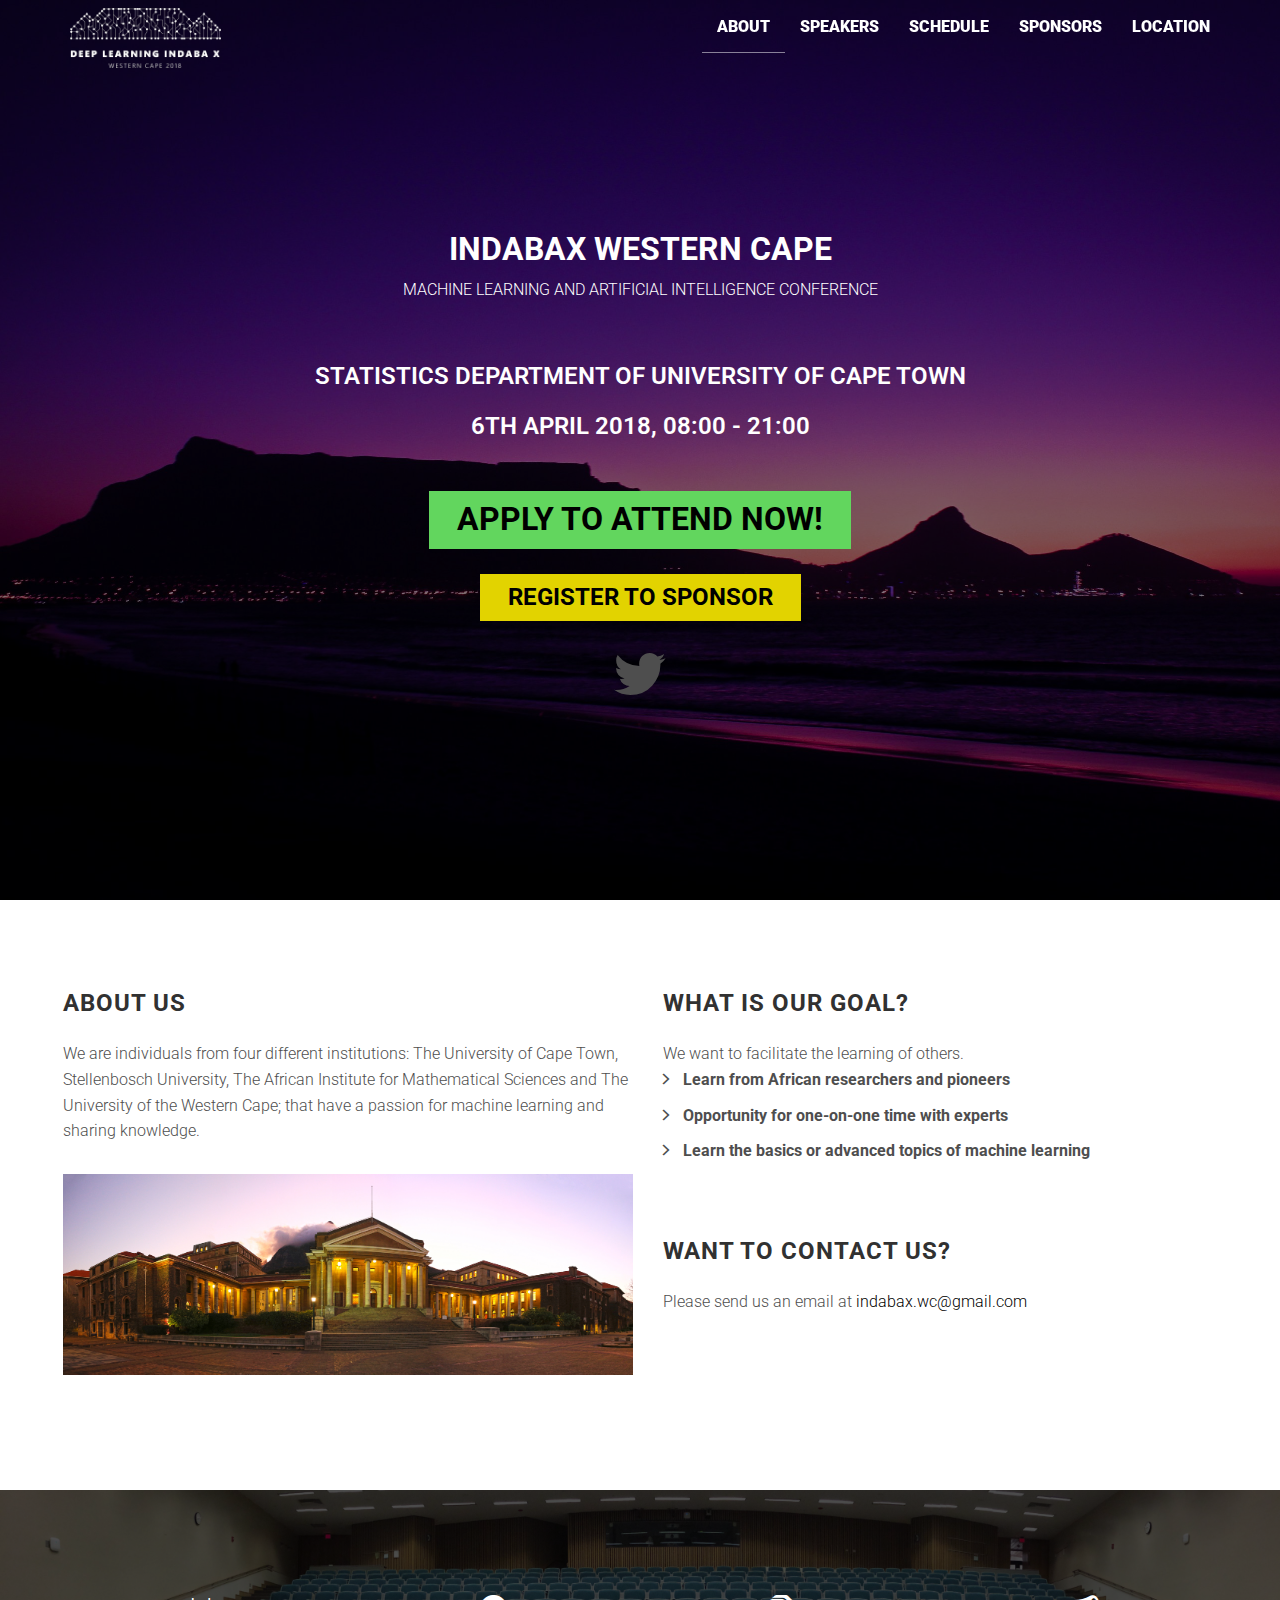
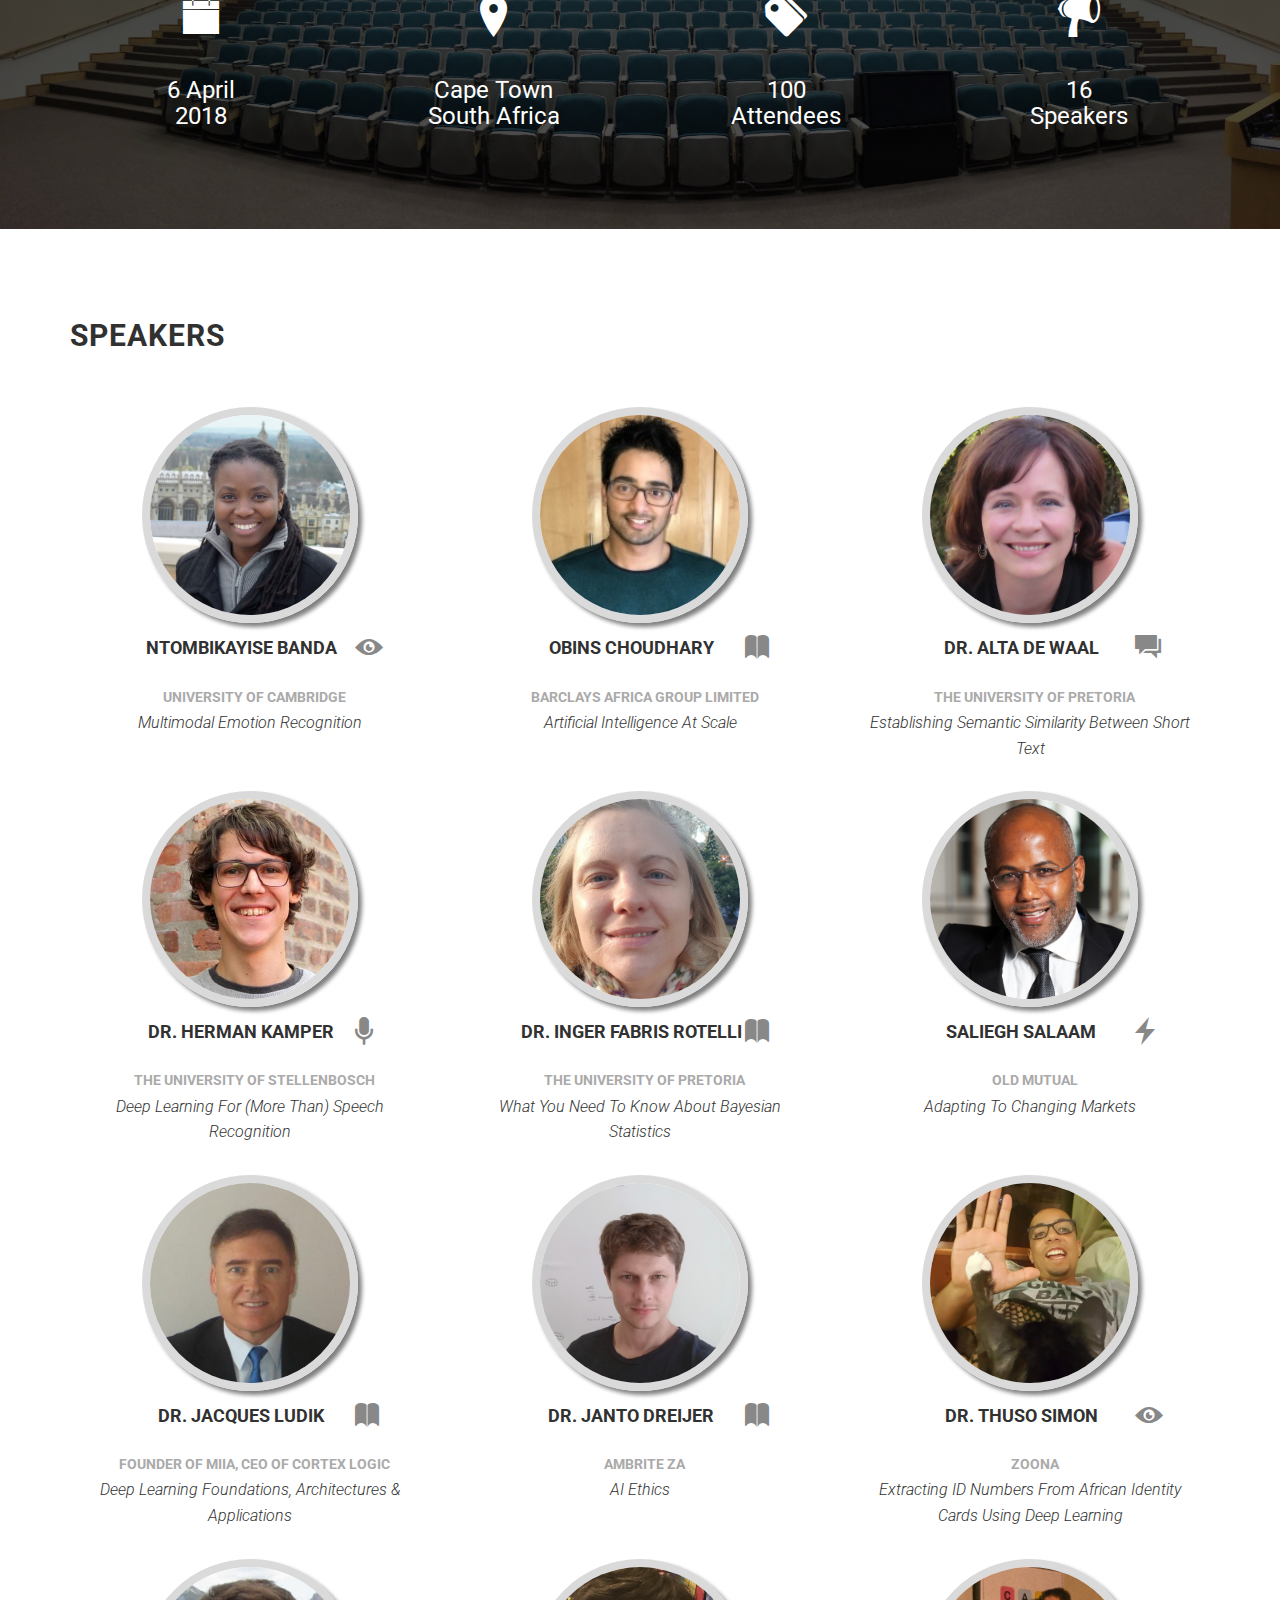
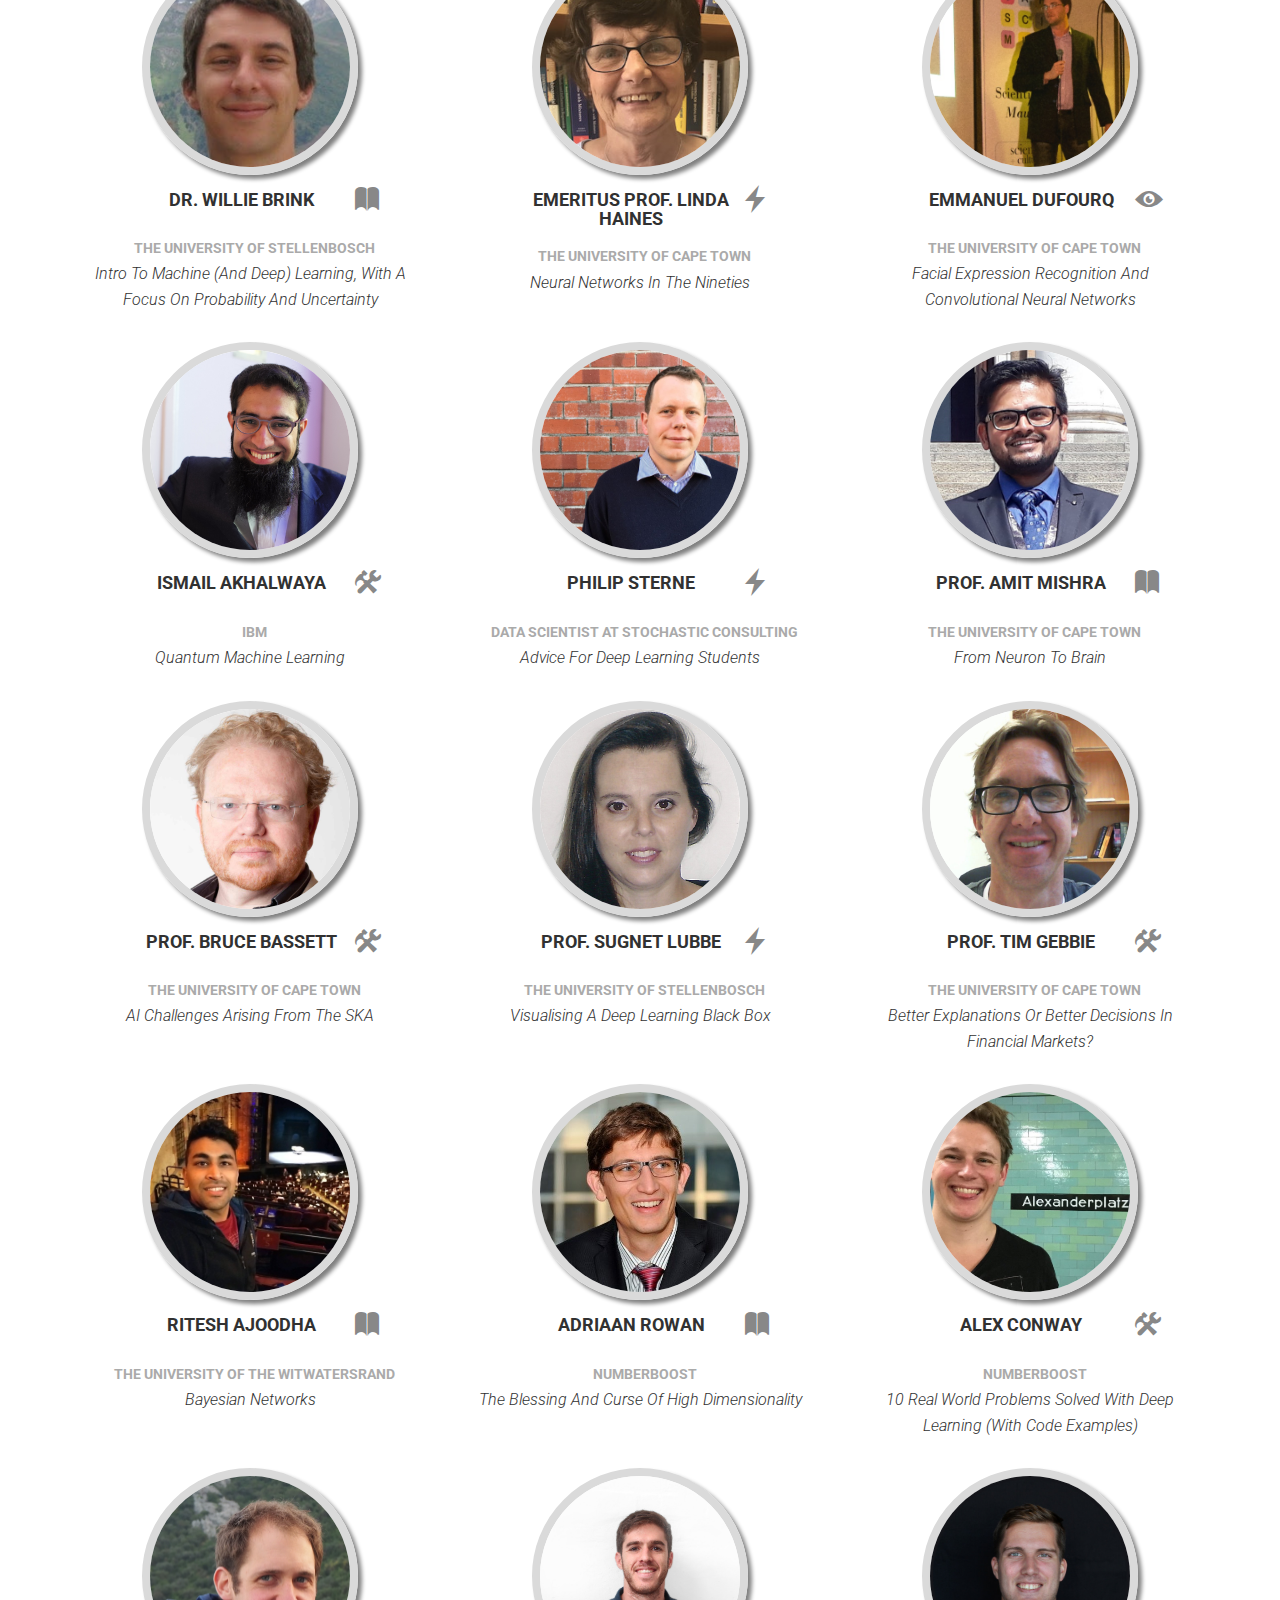
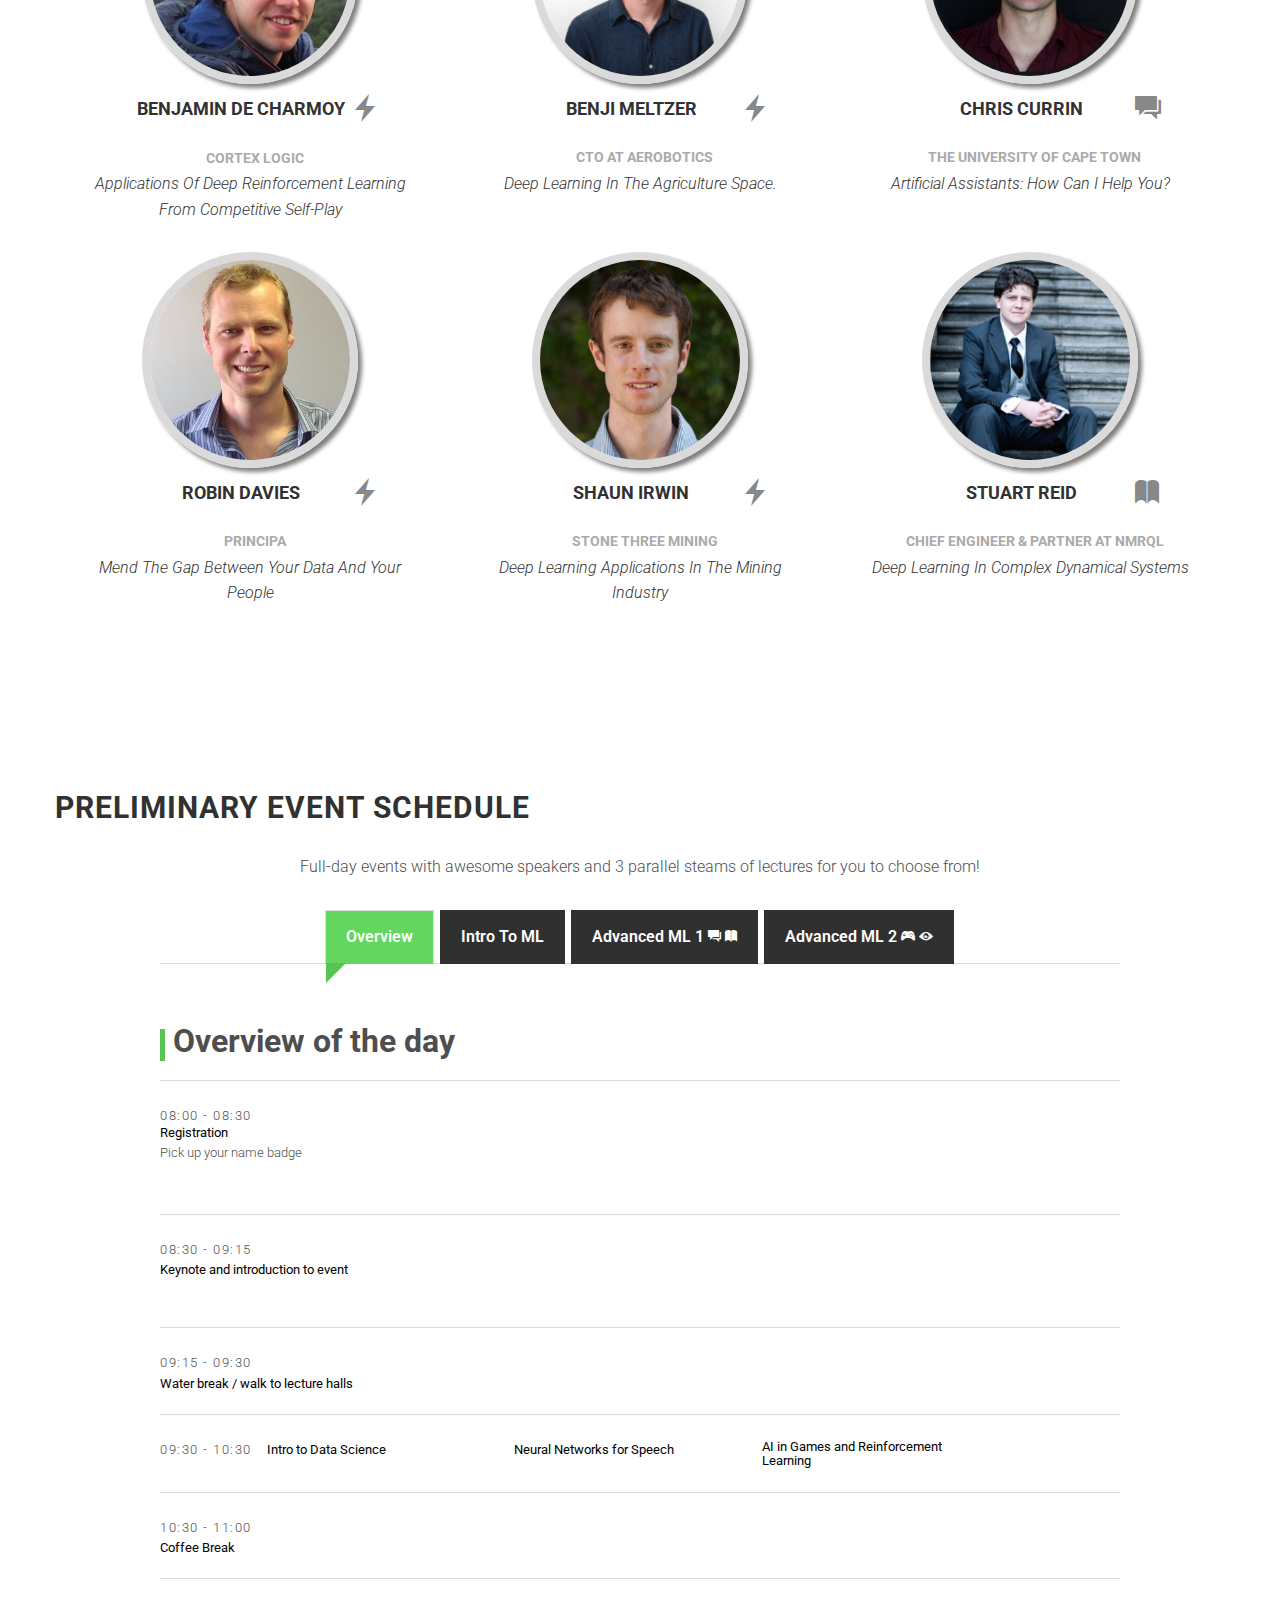
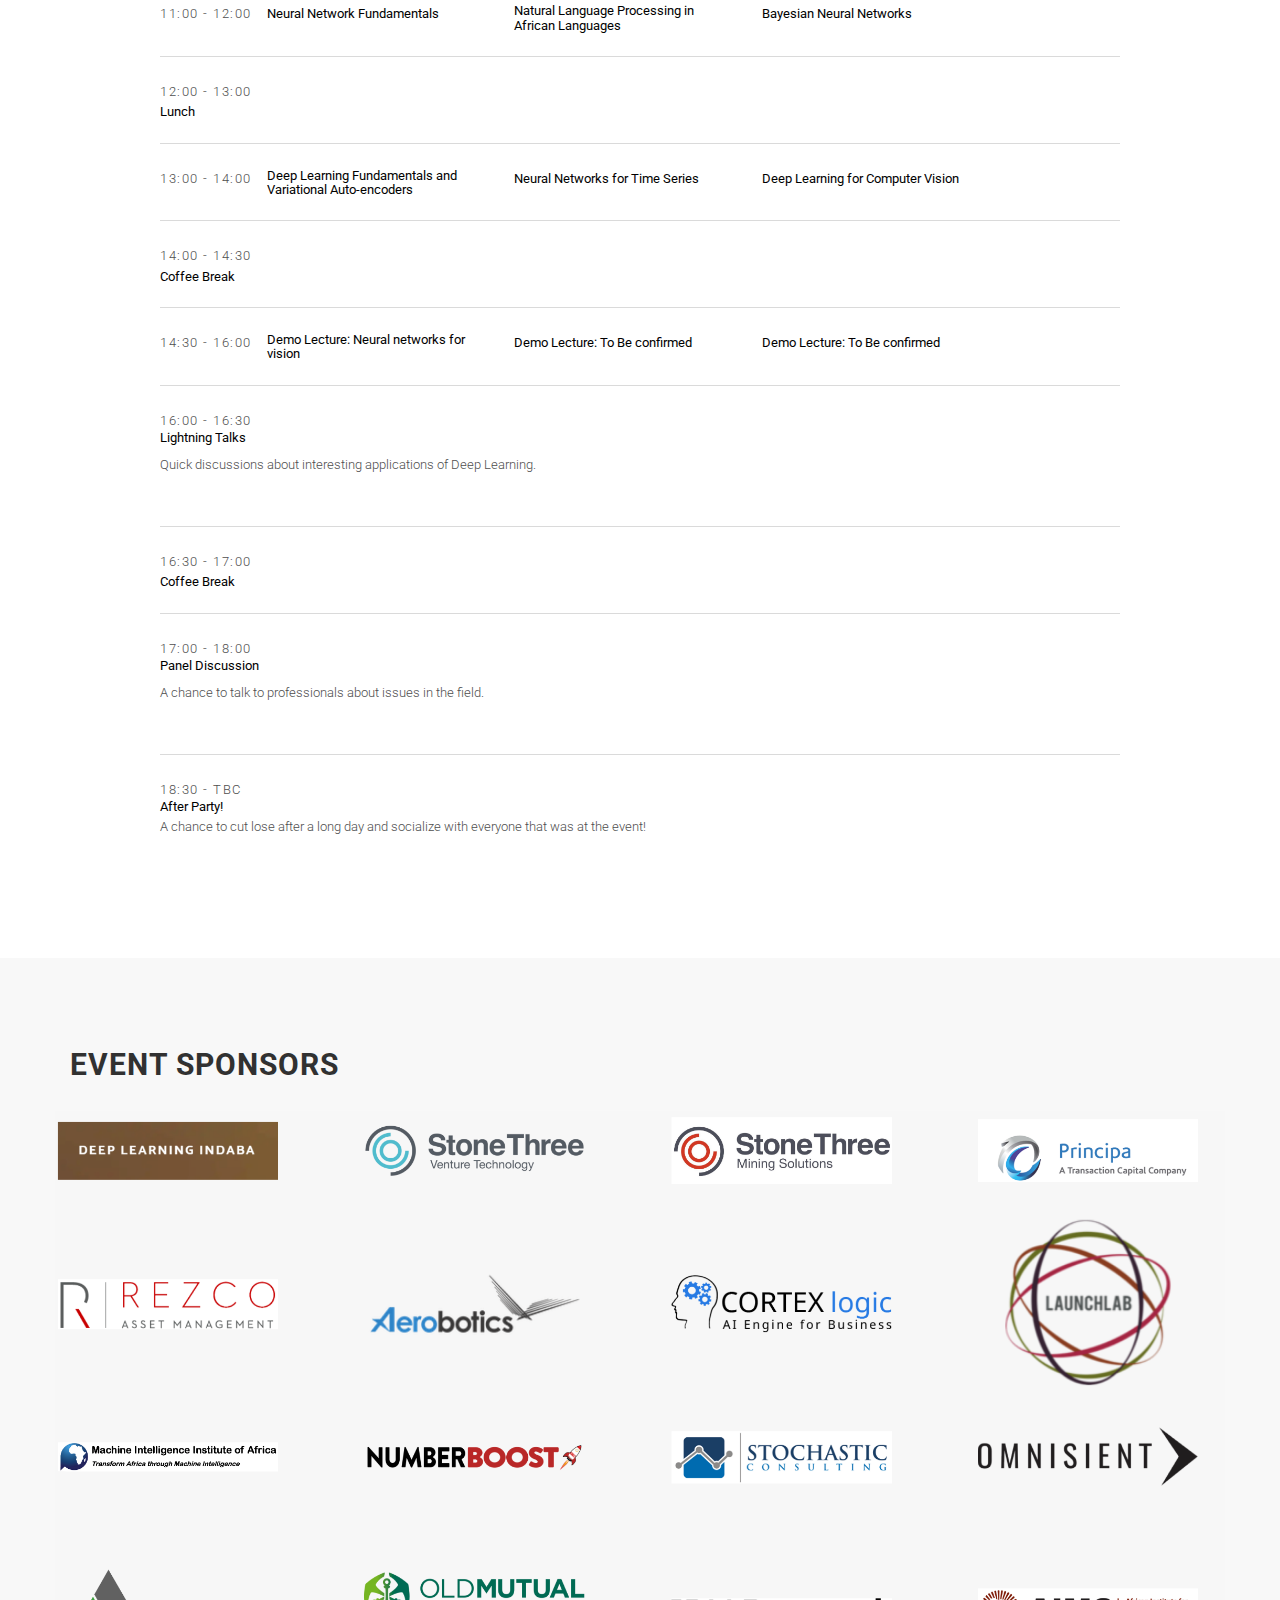
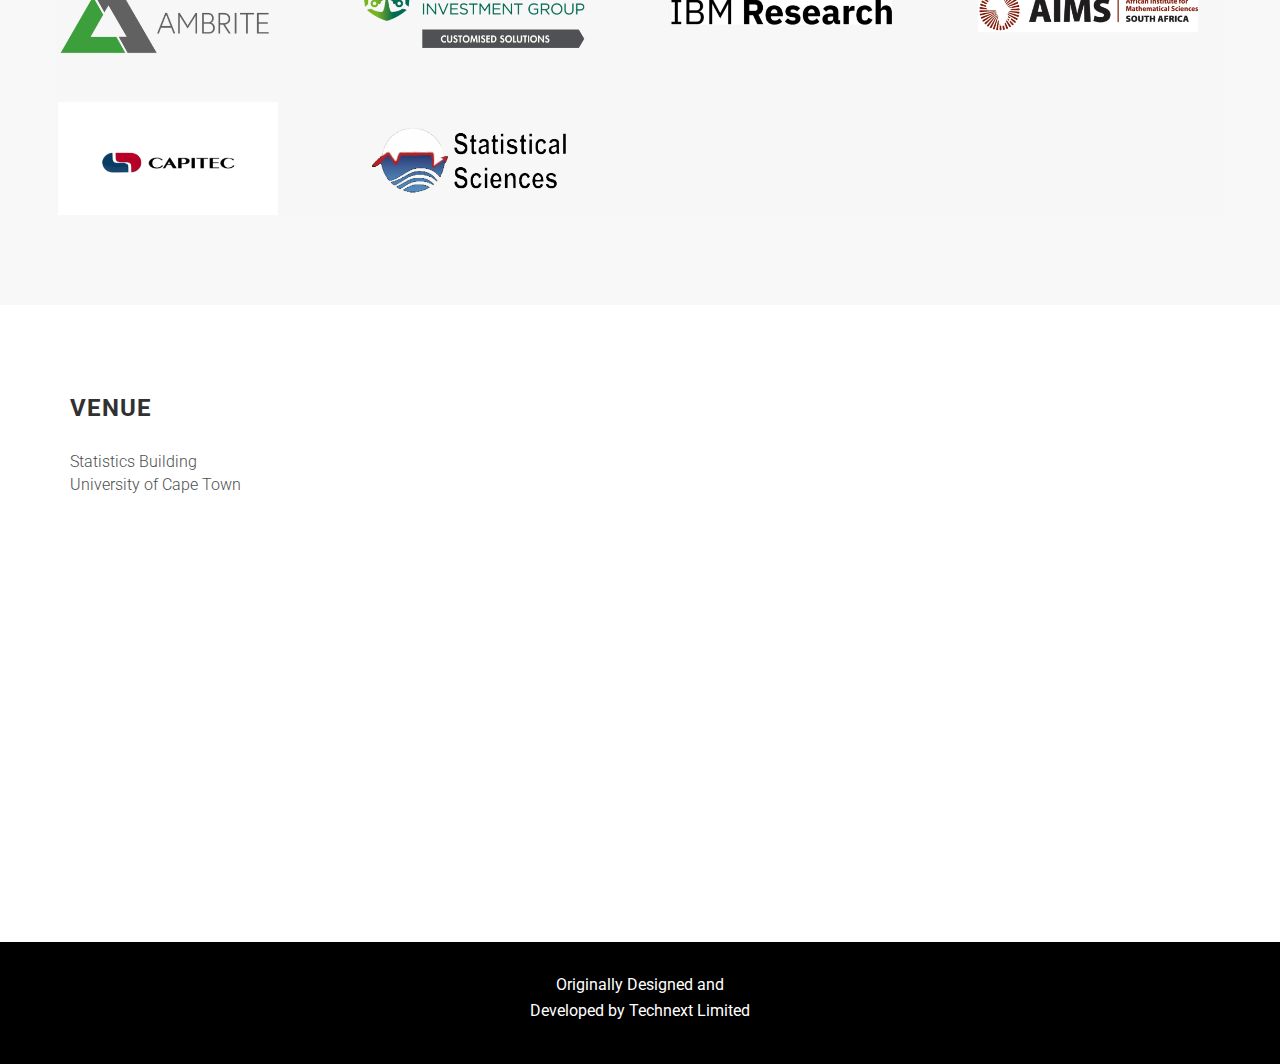
<file: work_in_progress_index.html>
<!DOCTYPE html>
<html lang="en">
<head>
  <meta charset="utf-8">
  <meta http-equiv="X-UA-Compatible" content="IE=edge">
  <meta name="viewport" content="width=device-width, initial-scale=1">

  <title>IndabaX Western Cape</title>

  <!-- css -->
  <link rel="stylesheet" href="bower_components/bootstrap/dist/css/bootstrap.min.css">
  <link rel="stylesheet" href="bower_components/ionicons/css/ionicons.min.css">
  <link rel="stylesheet" href="assets/css/main.css">
</head>
<body data-spy="scroll" data-target="#site-nav">
  <nav id="site-nav" class="navbar navbar-fixed-top navbar-custom">
    <div class="container">
      <div class="navbar-header">

        <!-- logo -->
        <div class="site-branding">
          <a class="logo" href="index.html">
            <img src="assets/images/tb-logo.png" alt="Logo">
          </a>
        </div>

        <button type="button" class="navbar-toggle collapsed" data-toggle="collapse" data-target="#navbar-items" aria-expanded="false">
          <span class="sr-only">Toggle navigation</span>
          <span class="icon-bar"></span>
          <span class="icon-bar"></span>
          <span class="icon-bar"></span>
        </button>

      </div><!-- /.navbar-header -->

      <div class="collapse navbar-collapse" id="navbar-items">
        <ul class="nav navbar-nav navbar-right">

          <!-- navigation menu -->
          <li class="active"><a data-scroll href="#about">About</a></li>
          <li><a data-scroll href="#speakers">Speakers</a></li>
          <li><a data-scroll href="#ts-schedule">Schedule</a></li>
          <li><a data-scroll href="#sponsors">Sponsors</a></li>
          <li><a data-scroll href="#location">Location</a></li>

        </ul>
      </div>
    </div><!-- /.container -->
  </nav>

  <header id="site-header" class="site-header valign-center">
    <div class="intro">

      <h1>IndabaX Western Cape</h1>
      <p>Machine Learning and Artificial Intelligence Conference</p>
      <br>

      <h2> Statistics Department of University of Cape Town </h2>
      <h2>6th April 2018, 08:00 - 21:00</h2>

      <br>
      <a class="btn btn-white" id="apply" href="https://goo.gl/forms/qMKo7PjjsJOvqqkS2">Apply To Attend Now!</a>
      <br>
      <br>
      <a class="btn btn-white" id="sponsor" href="https://goo.gl/forms/GCvBEtX12QPsOPgg2">Register To Sponsor</a>

      <div class="row align-items-end">
        <ul class="social-block">
          <li><a href="https://twitter.com/indabaxwc"><i class="ion-social-twitter"></i></a></li>
          <!-- <li><a href="https://www.facebook.com/events/160919957808955/"><i class="ion-social-facebook"></i></a></li> -->
        </ul>
      </div>
    </div>
  </header>

  <section id="about" class="section about">
    <div class="container">
      <div class="row">

        <div class="row align-items-start">
          <div class="col-sm-6">

            <h3 class="section-title">About Us</h3>

            <p>
              We are individuals from four different institutions: The University of Cape Town, Stellenbosch University, The African Institute for Mathematical Sciences and The University of the Western Cape; that have a passion for machine learning and sharing knowledge.
            </p>

          </div><!-- /.col-sm-6 -->

          <div class="col-sm-6">

            <h3 class="section-title multiple-title">What is Our Goal?</h3>

            <p>
              We want to facilitate the learning of others.
            </p>

            <ul class="list-arrow-right">

              <li>Learn from African researchers and pioneers</li>
              <li>Opportunity for one-on-one time with experts</li>
              <li>Learn the basics or advanced topics of machine learning</li>

            </ul>

          </div><!-- /.col-sm-6 -->
        </div><!-- /.row -->

        <div class="row align-items-end">
          <div class="col-sm-6">

            <figure>
              <img alt="" class="img-responsive" src="assets/images/about-us.jpg">
            </figure>

          </div><!-- /.col-sm-6 -->

          <div class="col-sm-6 top-buffer">

            <h3 class="section-title multiple-title">Want to Contact Us?</h3>

            <p>
              Please send us an email at
              <a href="mailto:indabax.wc@gmail.com">
                indabax.wc@gmail.com
              </a>
            </p>

          </div><!-- /.col-sm-6 -->
        </div><!-- /.row -->
      </div><!-- /.row -->
    </div><!-- /.container -->
  </section>

  <section id="facts" class="section bg-image-1 facts text-center">
    <div class="container">
      <div class="row">
        <div class="col-sm-3">

          <i class="ion-ios-calendar"></i>
          <h3>6 April<br>2018</h3>

        </div>
        <div class="col-sm-3">

          <i class="ion-ios-location"></i>
          <h3>Cape Town<br>South Africa</h3>

        </div>
        <div class="col-sm-3">

          <i class="ion-pricetags"></i>
          <h3>100<br>Attendees</h3>

        </div>
        <div class="col-sm-3">

          <i class="ion-speakerphone"></i>
          <h3>16<br>Speakers</h3>

        </div>
      </div><!-- row -->
    </div><!-- container -->
  </section>

  <section id="speakers" class="section speakers">
    <div class="container">
      <div class="row">
        <div class="col-md-12">

          <h2 class="section-title">Speakers</h2>

        </div>
      </div>

    </div>
  </section>

  <section id="ts-schedule" class="ts-schedule section schedule">
    <div class="container">
     <div class="row text-center">
      <span class="icon-wrap"><i class="fa fa-calendar"></i></span>
      <h2 class="section-title">Preliminary Event Schedule</h2>
      <p class="section-sub-title">Full-day events with awesome speakers and 3 parallel steams of lectures for you to choose from!</p>
    </div><!--/ Title row end -->

    <div class="row">
      <div class="col-md-12">

       <div class="schedule-tab">
        <ul class="nav nav-tabs" id="nav-tabs">
          <li class="active">
            <a class="animated fadeIn" href="#tab_zero" data-toggle="tab" aria-expanded="true" >
              <span class="tab-head">
                <span class="tab-text-title">Overview</span>
              </span>
            </a>
          </li>
         <li class="">
          <a class="animated fadeIn" href="#tab_one" data-toggle="tab" aria-expanded="false" >
            <span class="tab-head">
              <span class="tab-text-title">Intro To ML</span>
            </span>
          </a>
        </li>
        <li class="">
          <a class="animated fadeIn" href="#tab_two" data-toggle="tab" aria-expanded="false">
            <span class="tab-head">
              <span class="tab-text-title">Advanced ML 1 <i class="ion-android-chat"></i> <i class="ion-ios-book"></i></span>
            </span>
          </a>
        </li>
        <li class="">
          <a class="animated fadeIn" href="#tab_three" data-toggle="tab" aria-expanded="false">
            <span class="tab-head">
              <span class="tab-text-title">Advanced ML 2 <i class="ion-ios-game-controller-b"></i> <i class="ion-eye"></i></span>
            </span>
          </a>
        </li>
      </ul>

      <div class="tab-content">
       <div class="tab-pane animated fadeInRight active" id="tab_zero">
        <h2 class="schedule-date">Overview of the day</h2>

        <div class="schedule-listing">
         <span class="schedule-slot-time">08:00 - 08:30</span>
         <div class="schedule-slot-info">
          <div class="schedule-slot-info-content">
            <h3 class="schedule-slot-title">Registration</h3>
            <p class="schedule-slot-desc">Pick up your name badge</p>
           </div><!--Info content end -->
         </div><!-- Slot info end -->
       </div><!-- Slot listing 1 end -->

       <div class="schedule-listing">
         <span class="schedule-slot-time">08:30 - 09:15</span>
         <div class="schedule-slot-info">
            <!-- <a href="#">
              <img class="schedule-slot-speakers" src="images/speakers/speaker1.jpg" alt="">
            </a> -->
            <div class="schedule-slot-info-content">
              <h3 class="schedule-slot-title">Keynote and introduction to event</h3>
              <h4 class="schedule-slot-speaker-name"><!-- Speaker To be Confirmed --></h4>
              <p class="schedule-slot-desc"></p>
            </div><!--Info content end -->
          </div><!-- Slot info end -->
        </div><!-- Slot listing 2 end -->

        <div class="schedule-listing">
          <span class="schedule-slot-time">09:15 - 09:30</span>
          <div class="schedule-slot-info">
            <div class="schedule-slot-info-content">
              <h3 class="schedule-slot-title">Water break / walk to lecture halls</h3>
            </div><!--Info content end -->
          </div><!-- Slot info end -->
        </div><!-- Slot listing 3 end -->


      <div class="schedule-listing">
        <span class="schedule-slot-time">09:30 - 10:30</span>
          <div class="row">
            <div class="col-md-3">
              <div class="schedule-slot-info">
                <div class="schedule-slot-info-content">
                  <h3 class="schedule-slot-title">Intro to Data Science</h3>
                </div><!--Info content end -->
              </div><!-- Slot info end -->
            </div>
            <div class="col-md-3">
              <div class="schedule-slot-info">
                <div class="schedule-slot-info-content">
                  <h3 class="schedule-slot-title">Neural Networks for Speech</h3>
                </div><!--Info content end -->
              </div><!-- Slot info end -->
            </div>
            <div class="col-md-3">
              <div class="schedule-slot-info">
                <div class="schedule-slot-info-content">
                  <h3 class="schedule-slot-title">AI in Games and Reinforcement Learning</h3>
                </div><!--Info content end -->
              </div><!-- Slot info end -->
            </div>
          </div>
        </div><!-- Slot listing 4 end -->

        <div class="schedule-listing">
          <span class="schedule-slot-time">10:30 - 11:00</span>
          <div class="schedule-slot-info">
            <div class="schedule-slot-info-content">
              <h3 class="schedule-slot-title">Coffee Break</h3>
            </div><!--Info content end -->
          </div><!-- Slot info end -->
        </div><!-- Slot listing 5 end -->

        <div class="schedule-listing">
          <span class="schedule-slot-time">11:00 - 12:00</span>
          <div class="row">
            <div class="col-md-3">
              <div class="schedule-slot-info">
                <div class="schedule-slot-info-content">
                  <h3 class="schedule-slot-title">Neural Network Fundamentals</h3>
                </div><!--Info content end -->
              </div><!-- Slot info end -->
            </div>
            <div class="col-md-3">
              <div class="schedule-slot-info">
                <div class="schedule-slot-info-content">
                  <h3 class="schedule-slot-title">Natural Language Processing in African Languages</h3>
                </div><!--Info content end -->
              </div><!-- Slot info end -->
            </div>
            <div class="col-md-3">
              <div class="schedule-slot-info">
                <div class="schedule-slot-info-content">
                  <h3 class="schedule-slot-title">Bayesian Neural Networks</h3>
                </div><!--Info content end -->
              </div><!-- Slot info end -->
            </div>
          </div>
        </div><!-- Slot listing 6 end -->

        <div class="schedule-listing">
          <span class="schedule-slot-time">12:00 - 13:00</span>
          <div class="schedule-slot-info">
            <div class="schedule-slot-info-content">
              <h3 class="schedule-slot-title">Lunch</h3>
            </div><!--Info content end -->
          </div><!-- Slot info end -->
        </div><!-- Slot listing 7 end -->

        <div class="schedule-listing">
          <span class="schedule-slot-time">13:00 - 14:00</span>
          <div class="row">
            <div class="col-md-3">
              <div class="schedule-slot-info">
                <div class="schedule-slot-info-content">
                  <h3 class="schedule-slot-title">Deep Learning Fundamentals and Variational Auto-encoders</h3>
                </div><!--Info content end -->
              </div><!-- Slot info end -->
            </div>
            <div class="col-md-3">
              <div class="schedule-slot-info">
                <div class="schedule-slot-info-content">
                  <h3 class="schedule-slot-title">Neural Networks for Time Series</h3>
                </div><!--Info content end -->
              </div><!-- Slot info end -->
            </div>
            <div class="col-md-3">
              <div class="schedule-slot-info">
                <div class="schedule-slot-info-content">
                  <h3 class="schedule-slot-title">Deep Learning for Computer Vision</h3>
                </div><!--Info content end -->
              </div><!-- Slot info end -->
            </div><!-- Slot listing 4 end -->
          </div>
        </div><!-- Slot listing 8 end -->

        <div class="schedule-listing">
          <span class="schedule-slot-time">14:00 - 14:30</span>
          <div class="schedule-slot-info">
            <div class="schedule-slot-info-content">
              <h3 class="schedule-slot-title">Coffee Break</h3>
            </div><!--Info content end -->
          </div><!-- Slot info end -->
        </div><!-- Slot listing 9 end -->

        <div class="schedule-listing">
          <span class="schedule-slot-time">14:30 - 16:00</span>
          <div class="row">
            <div class="col-md-3">
              <div class="schedule-slot-info">
                <div class="schedule-slot-info-content">
                  <h3 class="schedule-slot-title">Demo Lecture: Neural networks for vision</h3>
                </div><!--Info content end -->
              </div><!-- Slot info end -->
            </div>
            <div class="col-md-3">
              <div class="schedule-slot-info">
                <div class="schedule-slot-info-content">
                  <h3 class="schedule-slot-title">Demo Lecture: To Be confirmed</h3>
                </div><!--Info content end -->
              </div><!-- Slot info end -->
            </div>
            <div class="col-md-3">
              <div class="schedule-slot-info">
                <div class="schedule-slot-info-content">
                  <h3 class="schedule-slot-title">Demo Lecture: To Be confirmed</h3>
                </div><!--Info content end -->
              </div><!-- Slot info end -->
            </div><!-- Slot listing 4 end -->
          </div>
        </div><!-- Slot listing 10 end -->

        <div class="schedule-listing">
          <span class="schedule-slot-time">16:00 - 16:30</span>
          <div class="schedule-slot-info">
            <div class="schedule-slot-info-content">
              <h3 class="schedule-slot-title">Lightning Talks</h3>
              <h4 class="schedule-slot-speaker-name"></h4>
              <p class="schedule-slot-desc">Quick discussions about interesting applications of Deep Learning.</p>
            </div><!--Info content end -->
          </div><!-- Slot info end -->
        </div><!-- Slot listing 11 end -->

        <div class="schedule-listing">
          <span class="schedule-slot-time">16:30 - 17:00</span>
          <div class="schedule-slot-info">
            <div class="schedule-slot-info-content">
              <h3 class="schedule-slot-title">Coffee Break</h3>
            </div><!--Info content end -->
          </div><!-- Slot info end -->
        </div><!-- Slot listing 12 end -->

        <div class="schedule-listing">
          <span class="schedule-slot-time">17:00 - 18:00</span>
          <div class="schedule-slot-info">
            <div class="schedule-slot-info-content">
              <h3 class="schedule-slot-title">Panel Discussion</h3>
              <h4 class="schedule-slot-speaker-name"></h4>
              <p class="schedule-slot-desc">A chance to talk to professionals about issues in the field.</p>
            </div><!--Info content end -->
          </div><!-- Slot info end -->
        </div><!-- Slot listing 13 end -->

        <div class="schedule-listing listing-last">
         <span class="schedule-slot-time">18:30 - TBC</span>
         <div class="schedule-slot-info">
          <div class="schedule-slot-info-content">
            <h3 class="schedule-slot-title">After Party!</h3>
            <p class="schedule-slot-desc">A chance to cut lose after a long day and socialize with everyone that was at the event!</p>
          </div><!--Info content end -->
        </div><!-- Slot info end -->
      </div><!-- Slot listing 14 end -->

      </div><!-- Tab pane 0 end -->

       <div class="tab-pane animated fadeInRight" id="tab_one">
        <h2 class="schedule-date">For those that are beginning to learn about ML</h2>

        <div class="schedule-listing">
         <span class="schedule-slot-time">08:00 - 08:30</span>
         <div class="schedule-slot-info">
          <div class="schedule-slot-info-content">
            <h3 class="schedule-slot-title">Registration</h3>
            <p class="schedule-slot-desc">Pick up your name badge</p>
           </div><!--Info content end -->
         </div><!-- Slot info end -->
       </div><!-- Slot listing 1 end -->

       <div class="schedule-listing">
         <span class="schedule-slot-time">08:30 - 09:15</span>
         <div class="schedule-slot-info">
      			<!-- <a href="#">
      				<img class="schedule-slot-speakers" src="images/speakers/speaker1.jpg" alt="">
      			</a> -->
      			<div class="schedule-slot-info-content">
      				<h3 class="schedule-slot-title">Keynote and introduction to event</h3>
      				<h4 class="schedule-slot-speaker-name"><!-- Speaker To be Confirmed --></h4>
      				<p class="schedule-slot-desc"></p>
      			</div><!--Info content end -->
      		</div><!-- Slot info end -->
      	</div><!-- Slot listing 2 end -->

      	<div class="schedule-listing">
      		<span class="schedule-slot-time">09:15 - 09:30</span>
      		<div class="schedule-slot-info">
      			<div class="schedule-slot-info-content">
      				<h3 class="schedule-slot-title">Water break / walk to lecture halls</h3>
      			</div><!--Info content end -->
      		</div><!-- Slot info end -->
      	</div><!-- Slot listing 3 end -->

      	<div class="schedule-listing">
      		<span class="schedule-slot-time">09:30 - 10:30</span>
      		<div class="schedule-slot-info">
      			<div class="schedule-slot-info-content">
      				<h3 class="schedule-slot-title">Intro to Data Science</h3>
              <h4 class="schedule-slot-speaker-name"></h4>
              <p class="schedule-slot-desc">This is the place to be if you do not yet know what data science is about and if you want to learn the basics.</p>
            </div><!--Info content end -->
          </div><!-- Slot info end -->
        </div><!-- Slot listing 4 end -->

        <div class="schedule-listing">
          <span class="schedule-slot-time">10:30 - 11:00</span>
          <div class="schedule-slot-info">
            <div class="schedule-slot-info-content">
              <h3 class="schedule-slot-title">Coffee Break</h3>
            </div><!--Info content end -->
          </div><!-- Slot info end -->
        </div><!-- Slot listing 5 end -->

        <div class="schedule-listing">
          <span class="schedule-slot-time">11:00 - 12:00</span>
          <div class="schedule-slot-info">
            <div class="schedule-slot-info-content">
              <h3 class="schedule-slot-title">Neural Network Fundamentals</h3>
              <h4 class="schedule-slot-speaker-name"></h4>
              <p class="schedule-slot-desc">Here you will learn the basics of the most popular modern day machine learning tool: the neural network.</p>
            </div><!--Info content end -->
          </div><!-- Slot info end -->
        </div><!-- Slot listing 6 end -->

        <div class="schedule-listing">
          <span class="schedule-slot-time">12:00 - 13:00</span>
          <div class="schedule-slot-info">
            <div class="schedule-slot-info-content">
              <h3 class="schedule-slot-title">Lunch</h3>
            </div><!--Info content end -->
          </div><!-- Slot info end -->
        </div><!-- Slot listing 7 end -->

        <div class="schedule-listing">
          <span class="schedule-slot-time">13:00 - 14:00</span>
          <div class="schedule-slot-info">
            <div class="schedule-slot-info-content">
              <h3 class="schedule-slot-title">Deep Learning Fundamentals and Variational Auto-encoders</h3>
              <h4 class="schedule-slot-speaker-name"></h4>
              <p class="schedule-slot-desc">This will expand on the knowledge you gathered in "Neural Network Fundamentals" and will introduce you to one of the most successful unsupervised learning methods: Variational Auto-encoders.</p>
            </div><!--Info content end -->
          </div><!-- Slot info end -->
        </div><!-- Slot listing 8 end -->

        <div class="schedule-listing">
          <span class="schedule-slot-time">14:00 - 14:30</span>
          <div class="schedule-slot-info">
            <div class="schedule-slot-info-content">
              <h3 class="schedule-slot-title">Coffee Break</h3>
            </div><!--Info content end -->
          </div><!-- Slot info end -->
        </div><!-- Slot listing 9 end -->

        <div class="schedule-listing">
          <span class="schedule-slot-time">14:30 - 16:00</span>
          <div class="schedule-slot-info">
            <div class="schedule-slot-info-content">
              <h3 class="schedule-slot-title">Demo Lecture: Neural networks for vision</h3>
              <h4 class="schedule-slot-speaker-name"></h4>
              <p class="schedule-slot-desc">Now you will get practical examples of how to use what you have learnt throughout the day and apply it to a vision-based problem.</p>
            </div><!--Info content end -->
          </div><!-- Slot info end -->
        </div><!-- Slot listing 10 end -->

        <div class="schedule-listing">
          <span class="schedule-slot-time">16:00 - 16:30</span>
          <div class="schedule-slot-info">
            <div class="schedule-slot-info-content">
              <h3 class="schedule-slot-title">Lightning Talks</h3>
              <h4 class="schedule-slot-speaker-name"></h4>
              <p class="schedule-slot-desc">Quick discussions about interesting applications of Deep Learning.</p>
            </div><!--Info content end -->
          </div><!-- Slot info end -->
        </div><!-- Slot listing 11 end -->

        <div class="schedule-listing">
          <span class="schedule-slot-time">16:30 - 17:00</span>
          <div class="schedule-slot-info">
            <div class="schedule-slot-info-content">
              <h3 class="schedule-slot-title">Coffee Break</h3>
            </div><!--Info content end -->
          </div><!-- Slot info end -->
        </div><!-- Slot listing 12 end -->

        <div class="schedule-listing">
          <span class="schedule-slot-time">17:00 - 18:00</span>
          <div class="schedule-slot-info">
            <div class="schedule-slot-info-content">
              <h3 class="schedule-slot-title">Panel Discussion</h3>
              <h4 class="schedule-slot-speaker-name"></h4>
              <p class="schedule-slot-desc">A chance to talk to professionals about issues in the field.</p>
            </div><!--Info content end -->
          </div><!-- Slot info end -->
        </div><!-- Slot listing 13 end -->

        <div class="schedule-listing listing-last">
         <span class="schedule-slot-time">18:30 - TBC</span>
         <div class="schedule-slot-info">
          <div class="schedule-slot-info-content">
            <h3 class="schedule-slot-title">After Party!</h3>
            <p class="schedule-slot-desc">A chance to cut lose after a long day and socialize with everyone that was at the event!</p>
          </div><!--Info content end -->
        </div><!-- Slot info end -->
      </div><!-- Slot listing 14 end -->

      </div><!-- Tab pane 1 end -->

      <div class="tab-pane animated fadeInRight" id="tab_two">
      <h2 class="schedule-date">For those who already know what Deep Learning is and want to learn about specific topics or applications. Focus is on time series input data and Natural Language Processing.</h2>

      <div class="schedule-listing">
        <span class="schedule-slot-time">08:00 - 08:30</span>
        <div class="schedule-slot-info">
          <div class="schedule-slot-info-content">
            <h3 class="schedule-slot-title">Registration</h3>
            <p class="schedule-slot-desc">Pick up your name badge</p>
          </div><!--Info content end -->
        </div><!-- Slot info end -->
      </div><!-- Slot listing 1 end -->

      <div class="schedule-listing">
        <span class="schedule-slot-time">08:30 - 09:15</span>
        <div class="schedule-slot-info">
                <!-- <a href="#">
                    <img class="schedule-slot-speakers" src="images/speakers/speaker1.jpg" alt="">
                  </a> -->
                  <div class="schedule-slot-info-content">
                    <h3 class="schedule-slot-title">Keynote and introduction to event</h3>
                    <h4 class="schedule-slot-speaker-name"><!-- Speaker To be Confirmed --></h4>
                    <p class="schedule-slot-desc"></p>
                  </div><!--Info content end -->
                </div><!-- Slot info end -->
              </div><!-- Slot listing 2 end -->

              <div class="schedule-listing">
                <span class="schedule-slot-time">09:15 - 09:30</span>
                <div class="schedule-slot-info">
                  <div class="schedule-slot-info-content">
                    <h3 class="schedule-slot-title">Water break / walk to lecture halls</h3>
                  </div><!--Info content end -->
                </div><!-- Slot info end -->
              </div><!-- Slot listing 3 end -->

              <div class="schedule-listing">
                <span class="schedule-slot-time">09:30 - 10:30</span>
                <div class="schedule-slot-info">
                  <div class="schedule-slot-info-content">
                    <h3 class="schedule-slot-title">Neural Networks for Speech</h3>
                    <h4 class="schedule-slot-speaker-name"></h4>
                    <p class="schedule-slot-desc">Learn how to use the neural network to handle sequential waveform data.</p>
                  </div><!--Info content end -->
                </div><!-- Slot info end -->
              </div><!-- Slot listing 4 end -->

              <div class="schedule-listing">
                <span class="schedule-slot-time">10:30 - 11:00</span>
                <div class="schedule-slot-info">
                  <div class="schedule-slot-info-content">
                    <h3 class="schedule-slot-title">Coffee Break</h3>
                  </div><!--Info content end -->
                </div><!-- Slot info end -->
              </div><!-- Slot listing 5 end -->

              <div class="schedule-listing">
                <span class="schedule-slot-time">11:00 - 12:00</span>
                <div class="schedule-slot-info">
                  <div class="schedule-slot-info-content">
                    <h3 class="schedule-slot-title">Natural Language Processing in African Languages</h3>
                    <h4 class="schedule-slot-speaker-name"></h4>
                    <p class="schedule-slot-desc">Learn what machine learning techniques are used to process text and speech data, specifically for African languages.</p>
                  </div><!--Info content end -->
                </div><!-- Slot info end -->
              </div><!-- Slot listing 6 end -->

              <div class="schedule-listing">
                <span class="schedule-slot-time">12:00 - 13:00</span>
                <div class="schedule-slot-info">
                  <div class="schedule-slot-info-content">
                    <h3 class="schedule-slot-title">Lunch</h3>
                  </div><!--Info content end -->
                </div><!-- Slot info end -->
              </div><!-- Slot listing 7 end -->

              <div class="schedule-listing">
                <span class="schedule-slot-time">13:00 - 14:00</span>
                <div class="schedule-slot-info">
                  <div class="schedule-slot-info-content">
                    <h3 class="schedule-slot-title">Neural Networks for Time Series</h3>
                    <h4 class="schedule-slot-speaker-name"></h4>
                    <p class="schedule-slot-desc">Learn how we apply neural networks sequential and highly correlated data.</p>
                  </div><!--Info content end -->
                </div><!-- Slot info end -->
              </div><!-- Slot listing 8 end -->

              <div class="schedule-listing">
                <span class="schedule-slot-time">14:00 - 14:30</span>
                <div class="schedule-slot-info">
                  <div class="schedule-slot-info-content">
                    <h3 class="schedule-slot-title">Coffee Break</h3>
                  </div><!--Info content end -->
                </div><!-- Slot info end -->
              </div><!-- Slot listing 9 end -->

              <div class="schedule-listing">
                <span class="schedule-slot-time">14:30 - 16:00</span>
                <div class="schedule-slot-info">
                  <div class="schedule-slot-info-content">
                    <h3 class="schedule-slot-title">Demo Lecture: To Be confirmed</h3>
                    <h4 class="schedule-slot-speaker-name"></h4>
                    <p class="schedule-slot-desc"></p>
                  </div><!--Info content end -->
                </div><!-- Slot info end -->
              </div><!-- Slot listing 10 end -->

              <div class="schedule-listing">
                <span class="schedule-slot-time">16:00 - 16:30</span>
                <div class="schedule-slot-info">
                  <div class="schedule-slot-info-content">
                    <h3 class="schedule-slot-title">Lightning Talks</h3>
                    <h4 class="schedule-slot-speaker-name"></h4>
                    <p class="schedule-slot-desc">Quick discussions about interesting applications of Deep Learning.</p>
                  </div><!--Info content end -->
                </div><!-- Slot info end -->
              </div><!-- Slot listing 11 end -->

              <div class="schedule-listing">
                <span class="schedule-slot-time">16:30 - 17:00</span>
                <div class="schedule-slot-info">
                  <div class="schedule-slot-info-content">
                    <h3 class="schedule-slot-title">Coffee Break</h3>
                  </div><!--Info content end -->
                </div><!-- Slot info end -->
              </div><!-- Slot listing 12 end -->

              <div class="schedule-listing">
                <span class="schedule-slot-time">17:00 - 18:00</span>
                <div class="schedule-slot-info">
                  <div class="schedule-slot-info-content">
                    <h3 class="schedule-slot-title">Panel Discussion</h3>
                    <h4 class="schedule-slot-speaker-name"></h4>
                    <p class="schedule-slot-desc">A chance to talk to professionals about issues in the field.</p>
                  </div><!--Info content end -->
                </div><!-- Slot info end -->
              </div><!-- Slot listing 13 end -->

              <div class="schedule-listing listing-last">
                <span class="schedule-slot-time">18:30 - TBC</span>
                <div class="schedule-slot-info">
                  <div class="schedule-slot-info-content">
                    <h3 class="schedule-slot-title">After Party!</h3>
                    <p class="schedule-slot-desc">A chance to cut lose after a long day and socialize with everyone that was at the event!</p>
                  </div><!--Info content end -->
                </div><!-- Slot info end -->
              </div><!-- Slot listing 14 end -->
            </div><!-- Tab pane 2 end -->

            <div class="tab-pane animated fadeInRight" id="tab_three">
              <h2 class="schedule-date">For those who already know what Deep Learning is and want to learn about specific topics or applications. Focus is on Reinforcement Learning and Vision.</h2>

              <div class="schedule-listing">
                <span class="schedule-slot-time">08:00 - 08:30</span>
                <div class="schedule-slot-info">
                  <div class="schedule-slot-info-content">
                    <h3 class="schedule-slot-title">Registration</h3>
                    <p class="schedule-slot-desc">Pick up your name badge</p>
                  </div><!--Info content end -->
                </div><!-- Slot info end -->
              </div><!-- Slot listing 1 end -->

              <div class="schedule-listing">
                <span class="schedule-slot-time">08:30 - 09:15</span>
                <div class="schedule-slot-info">
                <!-- <a href="#">
                    <img class="schedule-slot-speakers" src="images/speakers/speaker1.jpg" alt="">
                  </a> -->
                  <div class="schedule-slot-info-content">
                    <h3 class="schedule-slot-title">Keynote and introduction to event</h3>
                    <h4 class="schedule-slot-speaker-name"><!-- Speaker To be Confirmed --></h4>
                    <p class="schedule-slot-desc"></p>
                  </div><!--Info content end -->
                </div><!-- Slot info end -->
              </div><!-- Slot listing 2 end -->

              <div class="schedule-listing">
                <span class="schedule-slot-time">09:15 - 09:30</span>
                <div class="schedule-slot-info">
                  <div class="schedule-slot-info-content">
                    <h3 class="schedule-slot-title">Water break / walk to lecture halls</h3>
                  </div><!--Info content end -->
                </div><!-- Slot info end -->
              </div><!-- Slot listing 3 end -->

              <div class="schedule-listing">
                <span class="schedule-slot-time">09:30 - 10:30</span>
                <div class="schedule-slot-info">
                  <div class="schedule-slot-info-content">
                    <h3 class="schedule-slot-title">Artificial Intelligence in Games and Reinforcement Learning</h3>
                    <h4 class="schedule-slot-speaker-name"></h4>
                    <p class="schedule-slot-desc">Learn how to create machine learning programs that can learn now to make decisions.</p>
                  </div><!--Info content end -->
                </div><!-- Slot info end -->
              </div><!-- Slot listing 4 end -->

              <div class="schedule-listing">
                <span class="schedule-slot-time">10:30 - 11:00</span>
                <div class="schedule-slot-info">
                  <div class="schedule-slot-info-content">
                    <h3 class="schedule-slot-title">Coffee Break</h3>
                  </div><!--Info content end -->
                </div><!-- Slot info end -->
              </div><!-- Slot listing 5 end -->

              <div class="schedule-listing">
                <span class="schedule-slot-time">11:00 - 12:00</span>
                <div class="schedule-slot-info">
                  <div class="schedule-slot-info-content">
                    <h3 class="schedule-slot-title">Bayesian Neural Networks</h3>
                    <h4 class="schedule-slot-speaker-name"></h4>
                    <p class="schedule-slot-desc">Learn how we can combine the powerful field of Bayesian statistics with the neural network.</p>
                  </div><!--Info content end -->
                </div><!-- Slot info end -->
              </div><!-- Slot listing 6 end -->

              <div class="schedule-listing">
                <span class="schedule-slot-time">12:00 - 13:00</span>
                <div class="schedule-slot-info">
                  <div class="schedule-slot-info-content">
                    <h3 class="schedule-slot-title">Lunch</h3>
                  </div><!--Info content end -->
                </div><!-- Slot info end -->
              </div><!-- Slot listing 7 end -->

              <div class="schedule-listing">
                <span class="schedule-slot-time">13:00 - 14:00</span>
                <div class="schedule-slot-info">
                  <div class="schedule-slot-info-content">
                    <h3 class="schedule-slot-title">Deep Learning for Computer Vision</h3>
                    <h4 class="schedule-slot-speaker-name"></h4>
                    <p class="schedule-slot-desc">Learn what state of the art machine learning techniques are being used in the field of computer vision.</p>
                  </div><!--Info content end -->
                </div><!-- Slot info end -->
              </div><!-- Slot listing 8 end -->

              <div class="schedule-listing">
                <span class="schedule-slot-time">14:00 - 14:30</span>
                <div class="schedule-slot-info">
                  <div class="schedule-slot-info-content">
                    <h3 class="schedule-slot-title">Coffee Break</h3>
                  </div><!--Info content end -->
                </div><!-- Slot info end -->
              </div><!-- Slot listing 9 end -->

              <div class="schedule-listing">
                <span class="schedule-slot-time">14:30 - 16:00</span>
                <div class="schedule-slot-info">
                  <div class="schedule-slot-info-content">
                    <h3 class="schedule-slot-title">Demo Lecture: To Be confirmed</h3>
                    <h4 class="schedule-slot-speaker-name"></h4>
                    <p class="schedule-slot-desc"></p>
                  </div><!--Info content end -->
                </div><!-- Slot info end -->
              </div><!-- Slot listing 10 end -->

              <div class="schedule-listing">
                <span class="schedule-slot-time">16:00 - 16:30</span>
                <div class="schedule-slot-info">
                  <div class="schedule-slot-info-content">
                    <h3 class="schedule-slot-title">Lightning Talks</h3>
                    <h4 class="schedule-slot-speaker-name"></h4>
                    <p class="schedule-slot-desc">Quick discussions about interesting applications of Deep Learning.</p>
                  </div><!--Info content end -->
                </div><!-- Slot info end -->
              </div><!-- Slot listing 11 end -->

              <div class="schedule-listing">
                <span class="schedule-slot-time">16:30 - 17:00</span>
                <div class="schedule-slot-info">
                  <div class="schedule-slot-info-content">
                    <h3 class="schedule-slot-title">Coffee Break</h3>
                  </div><!--Info content end -->
                </div><!-- Slot info end -->
              </div><!-- Slot listing 12 end -->

              <div class="schedule-listing">
                <span class="schedule-slot-time">17:00 - 18:00</span>
                <div class="schedule-slot-info">
                  <div class="schedule-slot-info-content">
                    <h3 class="schedule-slot-title">Panel Discussion</h3>
                    <h4 class="schedule-slot-speaker-name"></h4>
                    <p class="schedule-slot-desc">A chance to talk to professionals about issues in the field.</p>
                  </div><!--Info content end -->
                </div><!-- Slot info end -->
              </div><!-- Slot listing 13 end -->

              <div class="schedule-listing listing-last">
                <span class="schedule-slot-time">18:30 - TBC</span>
                <div class="schedule-slot-info">
                  <div class="schedule-slot-info-content">
                    <h3 class="schedule-slot-title">After Party!</h3>
                    <p class="schedule-slot-desc">A chance to cut lose after a long day and socialize with everyone that was at the event!</p>
                  </div><!--Info content end -->
                </div><!-- Slot info end -->
              </div><!-- Slot listing 14 end -->
            </div><!-- Tab pane 2 end -->
          </div><!-- tab content -->
        </div><!-- Schedule tab end -->

      </div><!-- Col end -->
    </div><!-- Content row end -->

  </div><!--/ Container end -->
</section>

<section id="sponsors" class="section sponsors">
  <div class="container">
    <div class="row">
      <div class="col-md-12">
        <h2 class="section-title">Event Sponsors</h2>
      </div>
    </div>
    <div class="row logos">
    </div>
  </section>

  <section id="location" class="section location">
    <div class="container">
      <div class="row">
        <div class="col-sm-3">
          <h3 class="section-title">Venue</h3>
          <address>
            <p>
              Statistics Building <br>
              University of Cape Town
            </p>
          </address>
        </div>
        <div class="col-sm-9">
          <iframe src="https://www.google.com/maps/embed?pb=!1m18!1m12!1m3!1d3309.3680550654!2d18.45923486523447!3d-33.95737828109303!2m3!1f0!2f0!3f0!3m2!1i1024!2i768!4f13.1!3m3!1m2!1s0x1dcc5d22b778b401%3A0x5f90e4dc19b5fa4e!2sUniversity+of+Cape+Town!5e0!3m2!1sen!2sza!4v1518952845205" width="100%" height="450" frameborder="0" style="border:0" allowfullscreen></iframe>
        </div>
      </div>
    </div>
  </section>

  <footer class="site-footer">
    <div class="container">
      <div class="row">
        <div class="col-md-12">
          <p class="site-info">Originally Designed and <br> Developed by <a href="http://technextit.com">Technext Limited</a></p>
        </div>
      </div>
    </div>
  </footer>

  <!-- script -->
  <script src="bower_components/jquery/dist/jquery.min.js"></script>
  <script src="bower_components/bootstrap/dist/js/bootstrap.min.js"></script>
  <script src="bower_components/smooth-scroll/dist/js/smooth-scroll.min.js"></script>
  <script src="assets/js/main.js"></script>

</body>
</html>
</file>
<file: assets/css/main.css>
/*
 * 1. Google Font
 */
@import url(https://fonts.googleapis.com/css?family=Roboto:300,400,700);
/*
 * 2.0 Global Style
 */
html {
  font-family: 'Roboto', sans-serif;
  font-size: 16px;
}

body {
  color: #4e4e4e;
  font-family: 'Roboto', sans-serif;
  font-size: 16px;
  font-weight: 300;
  line-height: 1.6;
  position: relative;
  -webkit-font-smoothing: antialiased;
}

a {
  color: #000;
}
a:focus {
  outline: none;
}

h1,
h2,
h3,
h4,
h5,
h6 {
  font-weight: 700;
}

p {
  margin: 0 0 30px;
}

ul li {
  font-weight: 700;
  margin-bottom: 10px;
}

.custom-list-icon, .list-arrow-right {
  list-style-type: none;
  padding: 0;
}
.custom-list-icon li, .list-arrow-right li {
  position: relative;
  padding-left: 20px;
}
.custom-list-icon li::before, .list-arrow-right li::before {
  position: absolute;
  left: 0;
  color: #4e4e4e;
  font-family: "Ionicons";
}

.intro .social-block {
  list-style-type: none;
  padding: 0;
  padding-top: 3em;
}
.intro .social-block li {
  display: inline-block;
}
.intro .social-block li a {
  display: inline-block;
  height: 5em;
  width: 5em;
  color: #4e4e4e;
}
.intro .social-block li a i {
  font-size: 3.5em;
}
.intro .social-block li a:hover, .social-block li a:focus {
  color: #4c90ff;
}

.speaker a i {
  font-size: 2em;
}

.speaker a i:hover {
  color: #4c90ff;
}

.btn.active.focus,
.btn.active:focus,
.btn.focus,
.btn:active.focus,
.btn:active:focus,
.btn:focus {
  outline: none;
}

.btn {
  border: 0;
  border-radius: 0;
  padding: 6px 28px;
  text-transform: uppercase;
  -webkit-transform: translateZ(0);
          transform: translateZ(0);
  -webkit-backface-visibility: hidden;
          backface-visibility: hidden;
  -moz-osx-font-smoothing: grayscale;
  -webkit-transition-duration: 0.3s;
          transition-duration: 0.3s;
  -webkit-transition-property: -webkit-transform;
          transition-property: transform;
}
.btn:hover {
  -webkit-transform: scale(1.2);
      -ms-transform: scale(1.2);
          transform: scale(1.2);
}

.btn.btn-primary {
  border-radius: 0.5em;
}
.btn.btn-primary:hover {
  cursor: default;
  -webkit-transform: scale(1.0);
      -ms-transform: scale(1.0);
          transform: scale(1.0);
}
.btn.btn-primary.Hahn-1 {
  background: #7fc97f;
}
.btn.btn-primary.Hahn-2 {
  background: #beaed4;
}
.btn.btn-primary.Hahn-4 {
  background: #fdc086;
}

.form-control {
  border-radius: 0;
  box-shadow: none;
  height: 48px;
  padding: 10px 12px;
  font-size: 16px;
  line-height: 1.6;
}
.form-control:focus {
  box-shadow: none;
  border-color: #ccc;
  background-color: #f8f8f8;
}

.valign-center {
  display: -webkit-box;
  display: -webkit-flex;
  display: -ms-flexbox;
  display: flex;
  -webkit-box-align: center;
  -webkit-align-items: center;
      -ms-flex-align: center;
          align-items: center;
}

.section {
  padding: 70px 0;
}

.section-title {
  color: #313131;
  letter-spacing: 1px;
  margin: 0 0 20px;
  text-transform: uppercase;
  text-align: center;
}

/*
 * 3.0 Helper Class
 */
/*
 * 3.1 Helper Class: font-weight
 */
.font-300 {
  font-weight: 300;
}

.font-400 {
  font-weight: 400;
}

.font-700 {
  font-weight: 700;
}

/*
 * 3.2 Helper Class: margin
 */
.mt0 {
  margin-top: 0;
}

.mb0 {
  margin-bottom: 0;
}

.mt20 {
  margin-top: 20px;
}

/*
 * 3.3 Helper Class: list
 */
.list-arrow-right li::before {
  content: "\f3d3";
}

/*
 * 3.4 Helper Class: button
 */
.btn-white {
  color: #000;
  background-color: #fff;
}
.btn-white:hover, .btn-white:focus {
  color: #000;
  background-color: #fff;
}

.btn-black {
  color: #fff;
  background-color: #000;
}
.btn-black:hover, .btn-black:focus {
  color: #fff;
  background-color: #000;
}
#apply {
  font-weight: bold;
  font-size: 2em;
  background-color: #62d65e;
  margin-top: 0.5em;
}
#sponsor {
  font-weight: bold;
  font-size: 1.5em;
  background-color: #e2d300;
}
#poster {
  font-weight: bold;
  font-size: 1.5em;
  background-color: #4286f4;
}

a#schedule {
  font-weight: bold;
  font-size: 1.4em;
  background-color: #62d65e;
}


/*
 * 3.5 Helper Class: background
 */
.bg-image, .bg-image-1, .bg-image-2 {
  position: relative;
}
.bg-image::before, .bg-image-1::before, .bg-image-2::before {
  content: "";
  position: absolute;
  top: 0;
  right: 0;
  bottom: 0;
  left: 0;
}

.bg-image-1 {
  background: url(../images/backgrounds/bg-1.jpg) no-repeat center center/cover;
}
.bg-image-1::before {
  background-color: rgba(0, 0, 0, 0.7);
}

.bg-image-2 {
  background: url(../images/backgrounds/bg-2.jpg) no-repeat center bottom/cover;
}
.bg-image-2::before {
  background-color: rgba(0, 0, 0, 0.7);
}

@media (min-width: 768px) {
  .section {
    padding: 90px 0;
  }

  .section-title {
    color: #313131;
    letter-spacing: 1px;
    margin: 0 0 60px;
    text-transform: uppercase;
    text-align: left;
  }
}
/*
 * 4.0 Navigation
 */
nav#site-nav {
  padding-top: 0.1em;
}

ul.nav.navbar-nav {
    display: inline-block;
    float: none;
    vertical-align: top;
    display: flex;
    justify-content: center;
    flex-wrap: wrap;
}
.navbar-custom {
  border: 0;
  margin: 0;
  padding-top: 0.07em;
  padding-bottom: 0.05em;
  background-color: #000;
  -webkit-transition: all 0.2s linear 0s;
          transition: all 0.2s linear 0s;
}
.navbar-custom .navbar-nav li {
  margin: 0;
}
.navbar-custom .navbar-nav > li > a {
  color: #fff;
  text-transform: uppercase;
  font-size: 1.00em !important;
  font-weight: 900 !important;
  border-bottom: 1px solid transparent;
}
.navbar-custom .navbar-nav > li > a:focus, .navbar-custom .navbar-nav > li > a:hover {
  background-color: transparent;
  border-color: rgba(255, 255, 255, 0.5);
}
.navbar-custom .navbar-nav > .active > a {
  border-color: rgba(255, 255, 255, 0.5);
}

.navbar-toggle {
  border: 0;
  border-radius: 0;
  margin-top: 2px;
}
.navbar-toggle .icon-bar {
  background-color: #fff;
}

.navbar-solid {
  background-color: #000 !important;
  padding: 0 !important;
  -webkit-transition: all 0.2s linear 0s;
          transition: all 0.2s linear 0s;
}

.site-branding {
  float: left;
  margin-top: 0;
  margin-left: 10px;
}
.site-branding .logo {
  color: #fff;
  font-size: 1.35em;
  font-weight: 700;
  margin-right: 5px;
  letter-spacing: 3px;
  text-transform: uppercase;
}
.site-branding .logo img {
  width: 7em;
  padding-bottom: 0.5em;
}
.site-branding .logo:focus, .site-branding .logo:hover {
  text-decoration: none;
}

/*
 * 5.0 Site Header
 */
.site-header {
  width: 100%;
  height: 100%;
  max-width: 100%;
  min-height: 70vh; /* changed in attempt to fix mobile look */
  position: relative;
  text-align: center;
  background: url(../images/backgrounds/header.jpg) no-repeat center center/cover;
  display: table;
}
.site-header::before {
  content: "";
  position: absolute;
  top: 0;
  right: 0;
  bottom: 0;
  left: 0;
  background-color: rgba(0, 0, 0, 0.5);
}
.site-header .intro {
  color: #fff;
  position: relative;
  text-align: center;
  text-transform: uppercase;
  width: 100%;
  z-index: 1;
  padding: 5em 15px 1em 15px;
  display: table-cell;
  vertical-align: middle;
  height: 100vh;
}
.site-header .intro h1 {
  margin-top: 0px;
  font-size: 2em;
}
.site-header .intro h2 {
  margin-top: 1em;
  font-size: 1.5em;
  font-weight: 600;
}
.site-header .intro h3 {
  margin-top: 1em;
  font-size: 1.25em;
  font-weight: 600;
}
.site-header .intro h4 {
  margin-top: 1em;
  font-size: 1em;
  font-weight: 300;
}
.site-header .intro p {
  font-size: 1em;
  margin-bottom: 10px;
  font-weight: 300;
}
.site-header .intro img {
  width: 50%;
}

.site-header .intro ul.social-block {
  padding-top: 0.7em;
}

@media (min-width: 600px) {  /* changed in attempt to fix mobile look */
  .navbar-custom {
    background-color: transparent;
    padding-top: 30px;
  }

  .site-branding {
    margin-top: 6px;
    margin-left: 0;
  }
}
/*
 * 6.0 Section
 */
/*
 * 6.1 Section: About
 */
section.about {
  margin-left: 1em;
}
.about .section-title {
  margin: 0 0 25px;
}
.about figure {
  margin-bottom: 25px;
}

.about .top-buffer {
  margin-top: 4em;
}

.about p {
  margin-bottom: 0px;
}
.about ul.institutions {
  padding-bottom: 1em;
}
.about ul.institutions li {
   list-style: none;
   padding: 0px;
   margin: 0px;
   height: 5.2em;
}
ul li.UCT:before {
   content: '';
   display: inline-block;
   width: 5em;
   height: 5em;
   background-size: 5em;
   background-repeat: no-repeat;
   transform: translateY(+33%);
   background-image: url('../images/institutions/UCT.jpg');
}
ul li.US:before {
  content: '';
  display: inline-block;
  width: 5em;
  height: 5em;
  background-size: 5em;
  background-repeat: no-repeat;
  transform: translateY(+33%);
  background-image: url('../images/institutions/US.jpg');
}
ul li.AIMS:before {
  content: '';
  display: inline-block;
  width: 5em;
  height: 5em;
  background-size: 5em;
  background-repeat: no-repeat;
  transform: translateY(+33%);
  background-image: url('../images/institutions/AIMS.jpg');
}
ul li.UWC:before {
  content: '';
  display: inline-block;
  width: 5em;
  height: 5em;
  background-size: 5em;
  background-repeat: no-repeat;
  transform: translateY(+33%);
  background-image: url('../images/institutions/UWC.jpg');
}

/*
 * 6.2 Section: Facts
 */
.facts i {
  color: #fff;
  font-size: 3em;
}
.facts h3 {
  color: #fff;
  text-align: center;
  font-weight: 400;
}

/*
 * 6.3 Section: Speaker
 */
.speaker {
  text-align: center;
  color: #313131;
  text-transform: uppercase;
  margin: 25px 0;
}
.speaker h4 {
  text-align: center;
  margin-left: 0.7em;
  margin-top: 15px;
  margin-bottom: 5px;
}
.speaker h5 {
  text-align: center;
  margin-left: 0.7em;
  margin-top: 15px;
  margin-bottom: 5px;
  color: #aaaaaa;
  /*text-shadow: 1px 1px black;*/
}
.speaker p {
  margin-bottom: 5px;
  font-style: italic;
  text-transform: capitalize;
}
.speaker img {
  width: 60%;
  border-radius: 50%;
  border: 0.5em solid #dadada;
  box-shadow: 0.25em 0.25em 0.25em grey
}
.speaker img:hover {
  border: 0.5em solid #62d65e;
  cursor: pointer;
  -webkit-transition: all 0.3s;
   -moz-transition: all 0.3s;
   -o-transition: all 0.3s;
   transition: all 0.3s;
}

.speaker .modal {
  text-transform: none;
}

.speaker a i {
  color: #888888;
}

/*
 * 6.4 Section: Registration & Pricing
 */
/*
 * 6.5 Section: Contribution
 */
.contribution {
  text-align: center;
  color: #fff;
}

/*
 * 6.6 Section: Schedule
 */
.row.lecture-rooms {
  text-align: center;
}
.row.lecture-rooms button {
  font-size: 0.35em;
  font-weight: 1000;
}
.schedule-slot-info-content button {
  display: inline;
  font-size: 0.8em;
  font-weight: 1000;
}

.schedule-tab, .schedule-content .container{
	 max-width: 960px;
	 margin: 0 auto;
}

.schedule-tab .nav-tabs{
	 text-align: center;
	 margin-bottom: 60px;
}

.schedule-tab .nav-tabs > li{
	 float: none;
	 display: inline-block;
	 zoom: 1;
}

.schedule-tab .nav-tabs > li > a {
	 color: #fff;
	 background: #303030;
	 border-radius: 0;
	 padding: 15px 20px;
	 font-size: 16px;
	 font-weight: 600;
	 position: relative;
}

.schedule-tab .nav-tabs > li.active > a {
	 background: #62d65e;
	 color: #fff;
}

.schedule-tab .nav-tabs > li.active > a:after {
	 content: '';
	 position: absolute;
	 left: 0;
	 z-index: 0;
	 border-left: 20px solid #56c452;
	 border-right: 0 solid transparent;
	 border-bottom: 20px solid transparent;
	 bottom: -20px;
}

.schedule-tab #nav-tabs li:hover {
  -webkit-transform: scale(1.1);
      -ms-transform: scale(1.1);
          transform: scale(1.1);
   -webkit-transition: all 0.3s;
   -moz-transition: all 0.3s;
   -o-transition: all 0.3s;
   transition: all 0.3s;
}

/* Schedule listing */

.schedule-date {
	 font-size: 2em;
	 margin: 0;
	 padding-left: 13px;
	 padding-bottom: 20px;
	 position: relative;
	 border-bottom: 1px solid #dadada;
}

.schedule-date:before{
	 content: '';
	 position: absolute;
	 left: 0;
	 height: 1em;
	 top: 5px;
	 width: 5px;
	 background: #56c452;
}

.schedule-date h2 {
  font-size: 0.65em;
  text-align: center;
}

.schedule-date h3 {
  font-size: 0.5em;
  text-align: center;
}

.schedule-listing{
	 padding-top: 25px;
	 padding-bottom: 20px;
	 border-bottom: 1px solid #dadada;
	 position: relative;
   font-size: 0.8em;
}

.schedule-listing h3.schedule-slot-title {
  font-size: 1em;
  font-weight: 400;
  color: black;
}

.schedule-listing h4.schedule-slot-speaker-name {
  font-size: 1em;
  font-weight: 400;
}

#tab_zero .schedule-listing .schedule-slot-info-content {
  margin-left: 0;
}

#tab_zero .schedule-listing .col-md-10 {
  border-left: 1px solid #dadada;
}

#tab_zero .schedule-listing .col-md-4 {
  /*border-right: 1px solid #dadada;*/
  padding: 0px;
}

.schedule-slot-time{
	 /*width: 20%;*/
	 float: left;
	 letter-spacing: 1.5px;
}

.schedule-slot-info{
   width: 100%;
	 display: inline-block;
}

.schedule-slot-speakers{
	 width: 5em;
	 height: 5em;
	 border: 2px solid #dadada;
	 border-radius: 100%;
	 position: absolute;
	 top: 15;
	 overflow: hidden;
	 -webkit-transition: all 0.3s;
	 -moz-transition: all 0.3s;
	 -o-transition: all 0.3s;
	 transition: all 0.3s;
}
.keynote .schedule-slot-speakers {
  right: 0%;
  top: 0%;
  transform: translateX(-95%) translateY(-15%);
}

.schedule-slot-info:hover .schedule-slot-speakers{
	 border: 2px solid #56c452;
}

.schedule-slot-info:hover .lightning-speakers .schedule-slot-speakers{
   border: 2px solid #dadada;
}

.schedule-slot-info div.lightning-speakers .schedule-slot-speakers:hover {
   border: 2px solid #56c452;
}

.schedule-slot-info div.lightning-speakers {
  padding-top: 0.5em;
}

.schedule-slot-info-content{
	 margin-left: 100px;
}

.schedule-slot-title{
	 margin: 0 0 3px 0;
	 font-size: 20px;
}

.schedule-slot-speaker-name{
	 color: #56c452;
	 margin-top: 5px;
	 font-size: 16px;
}
span.schedule-slot-speaker-name{
   color: #56c452;
   margin-top: 5px;
   font-size: 1em;
   font-weight: 2em;
}

.listing-last{
	 border-bottom: 0;
	 padding-bottom: 0;
}

/*
 * 6.7 Section: Schedule
 */
 .col-sm-3 {
  min-height: 1px;
 }
.sponsors {
  background-color: #f8f8f8;
}
.sponsors .sponsors-box {
  display: block;
  height: 6em;
  width: 100%;
  margin: 25px auto;
}

.sponsors .sponsors-box:hover {
  cursor: pointer;
  -webkit-transform: scale(1.2);
      -ms-transform: scale(1.2);
          transform: scale(1.2);
  -webkit-transition: all 0.3s;
   -moz-transition: all 0.3s;
   -o-transition: all 0.3s;
   transition: all 0.3s;
}
.sponsors .register-button {
  text-align: center;
}
.sponsors .sponsor-logo {
  width: 80%;
  top: 50%;
  transform: translateY(-50%);
}
#sponsors .logos {
  background: url("../images/spon-back.png") no-repeat center center/cover;
  height: 44em;
}

/*
 * 6.8 Section: FAQ
 */
.faq .panel-heading {
  cursor: pointer;
}
.faq .faq-toggle.collapsed::before {
  font-family: "Ionicons";
  content: "\f218";
  -webkit-transition: 0.5s linear ease-out;
          transition: 0.5s linear ease-out;
  position: absolute;
  left: 15px;
}
.faq .faq-toggle::before {
  position: absolute;
  left: 15px;
  font-family: "Ionicons";
  content: "\f209";
}
.faq .panel-group .panel + .panel {
  margin-top: 15px;
}
.faq .panel-default > .panel-heading {
  color: #FFF;
  background-color: #000000;
  border-color: #000;
  border-radius: 0;
  padding: 0;
}
.faq .panel-default > .panel-heading a {
  position: relative;
  display: block;
  text-decoration: none;
  padding: 15px 15px 15px 35px;
}

/*
 * 6.9 Section: photos
 */
.grid {
  list-style-type: none;
  padding: 0;
  margin: 0;
}
.grid::after {
  content: '';
  display: block;
  clear: both;
}

.grid-item {
  float: left;
  overflow: hidden;
  padding: 3px;
  margin: 0;
  width: 100%;
}

@media (min-width: 768px) {
  .grid-item-sm-6 {
    width: 50%;
  }

  .grid-item-sm-3 {
    width: 25%;
  }

  .section-title {
    margin: 0 0 30px;
  }

  figure {
    margin-bottom: 0;
  }
}
@media (min-width: 992px) {
  .schedule-box {
    margin: 0;
  }

  .grid-item-md-6 {
    width: 50%;
  }

  .grid-item-md-3 {
    width: 25%;
  }
}
/*
 * 7.0 Site-footer
 */
.site-footer {
  background-color: #000;
  color: #fff;
  text-align: center;
  padding: 30px 0;
}
.site-footer .site-info {
  font-weight: 400;
  margin-bottom: 10px;
}
.site-footer .site-info a {
  color: #fff;
}
.site-footer .social-block li a {
  color: #fff;
}
.site-footer .social-block li a:hover, .site-footer .social-block li a:focus {
  opacity: 0.8;
}

.tooltip {
  font-size: 1.25em;
}
</file>
<file: bower_components/smooth-scroll/docs/assets/css/custom.css>
@-webkit-viewport { width: device-width; zoom: 1.0; }
@-moz-viewport { width: device-width; zoom: 1.0; }
@-ms-viewport { width: device-width; zoom: 1.0; }
@-o-viewport { width: device-width; zoom: 1.0; }
@viewport { width: device-width; zoom: 1.0; }

html { overflow-y: auto; }

img, audio, video, canvas {
	max-width: 100%;
	height: auto;
}

/*  Sets body width */
.container {
	max-width: 40em;
	width: 88%;
	margin-left: auto;
	margin-right: auto;
}
</file>
